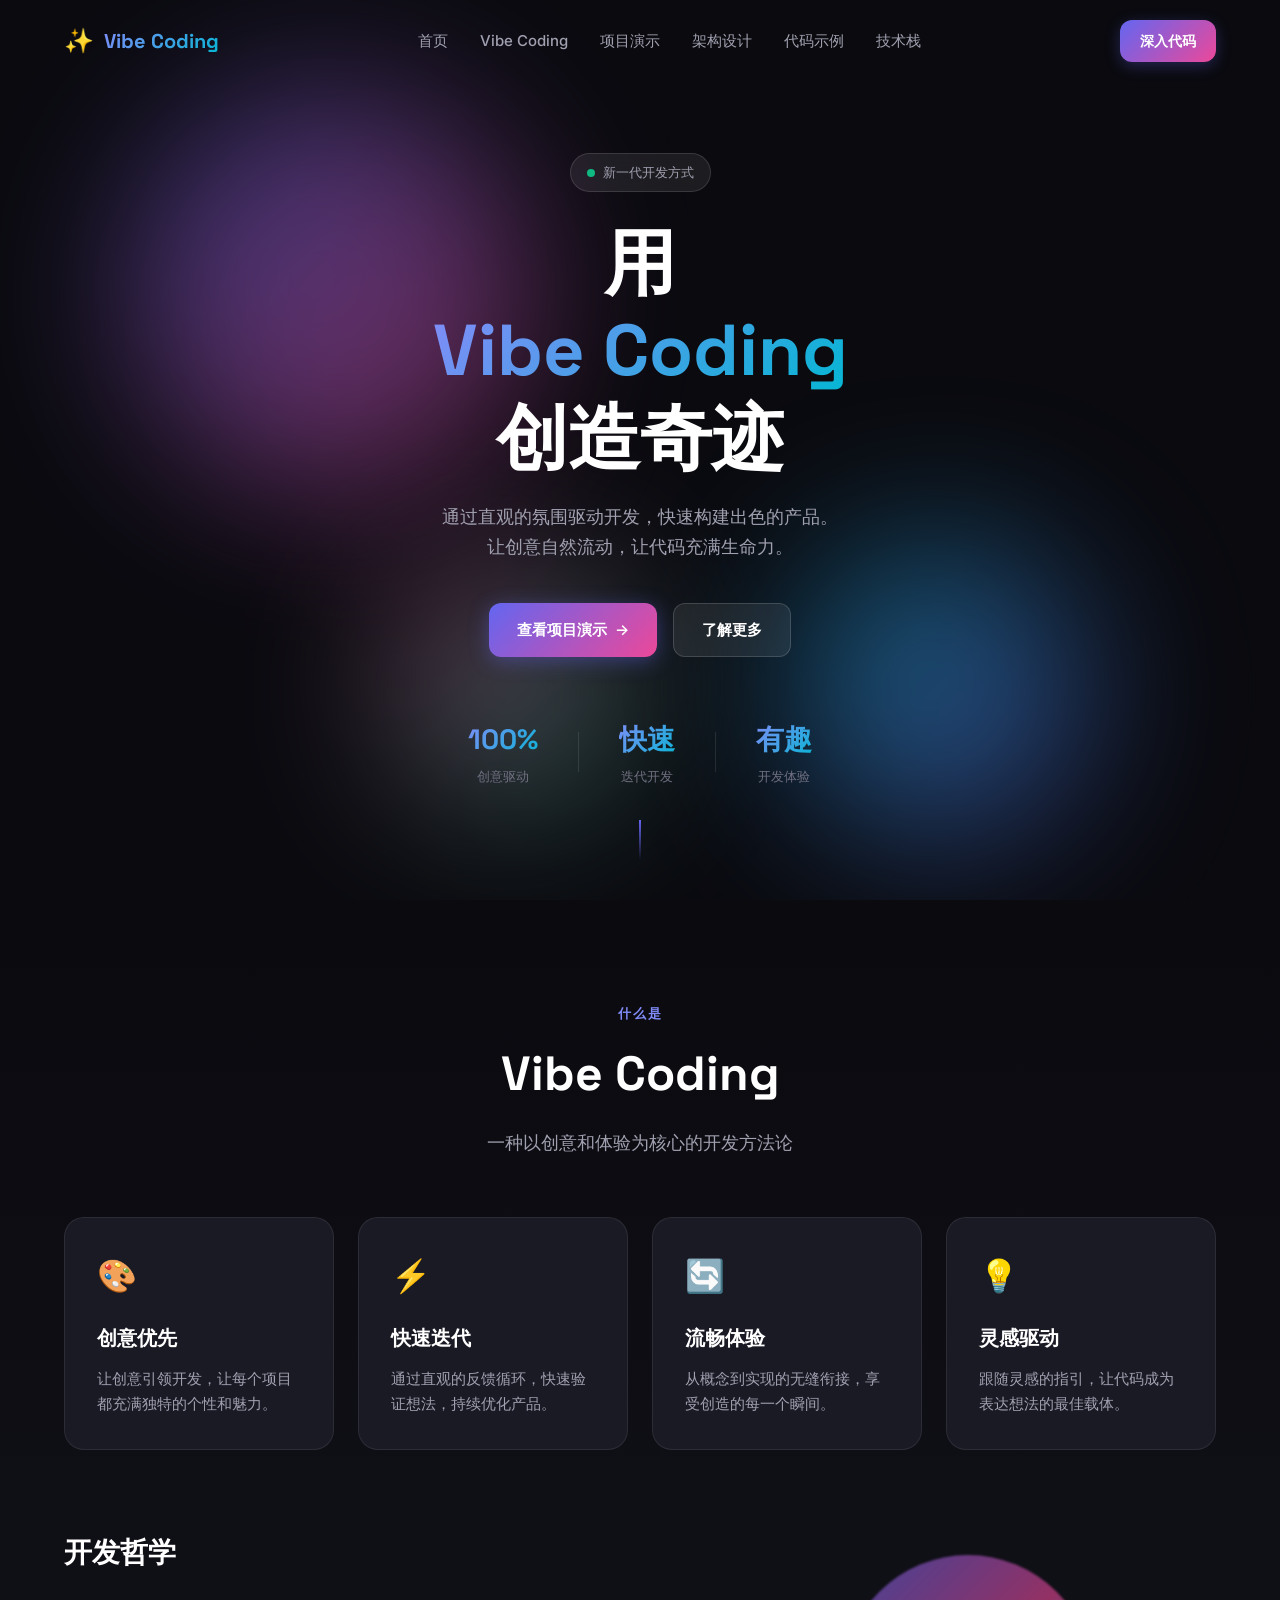
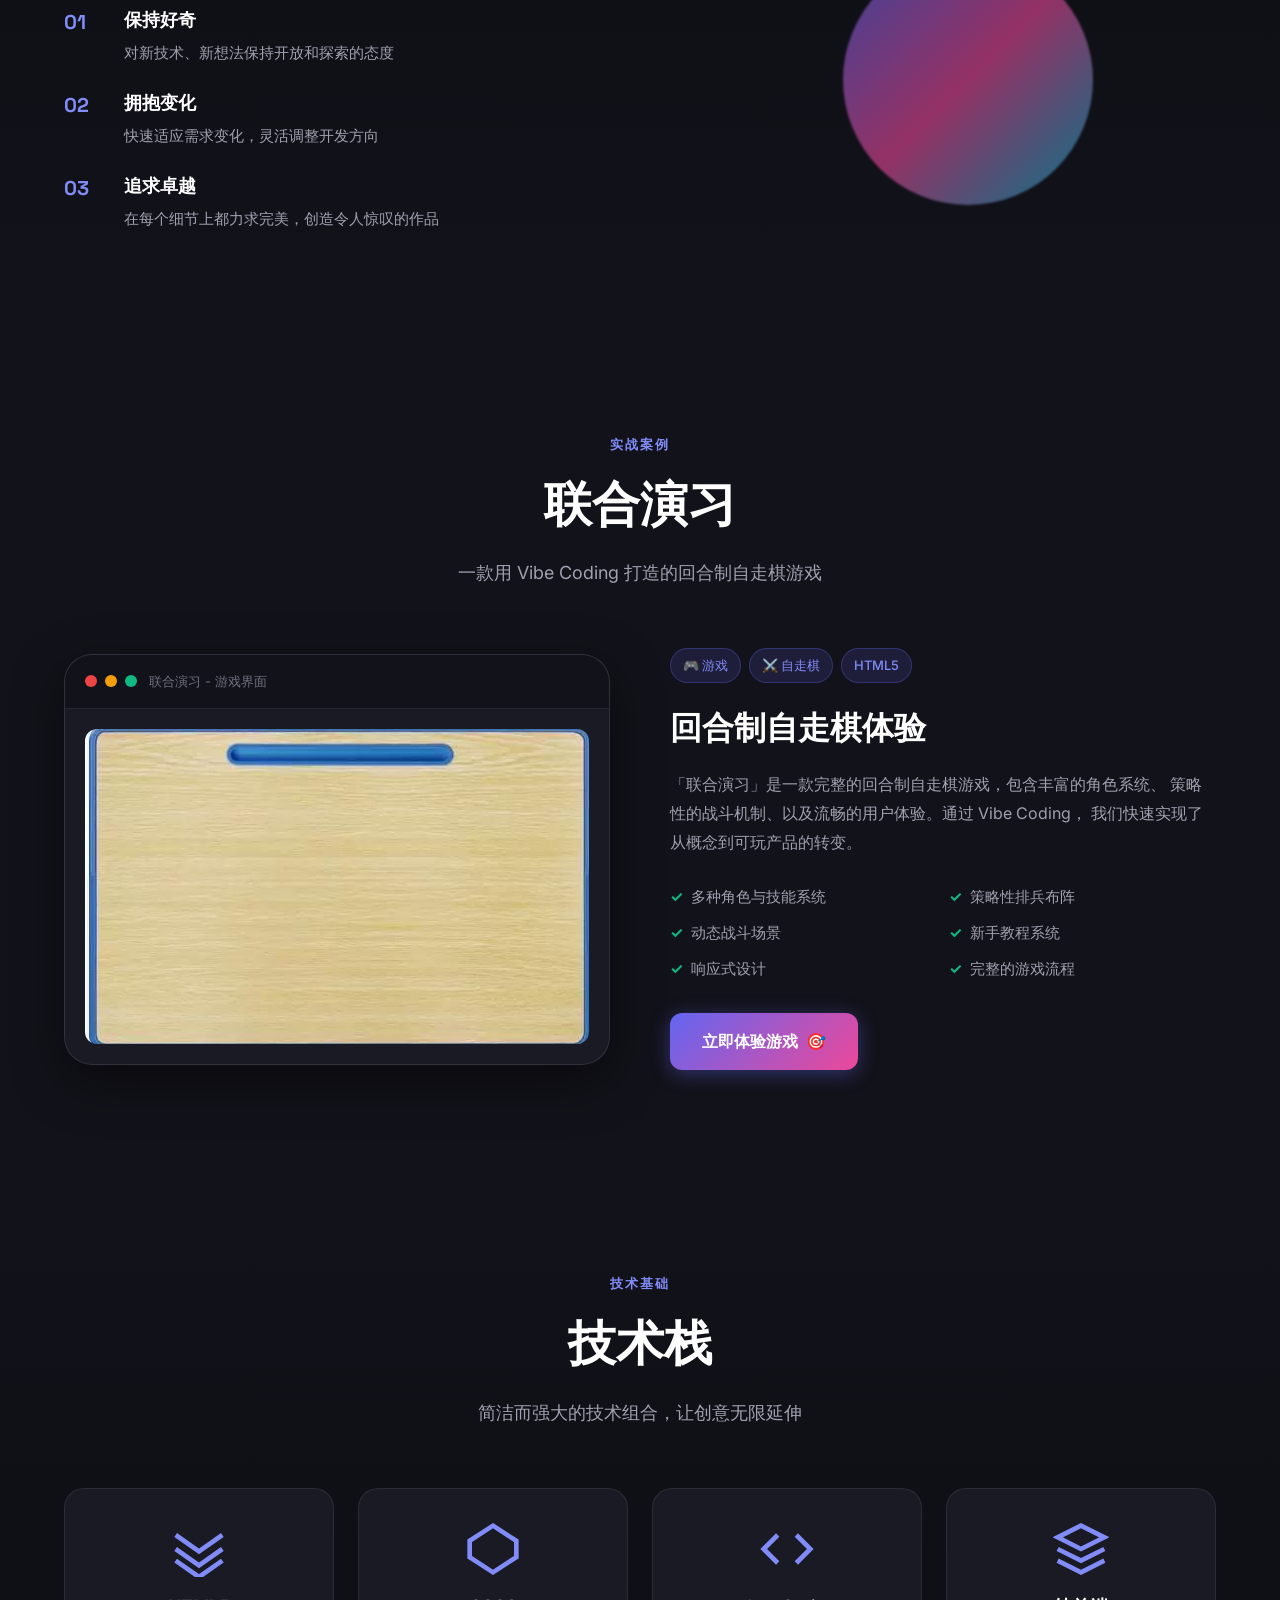
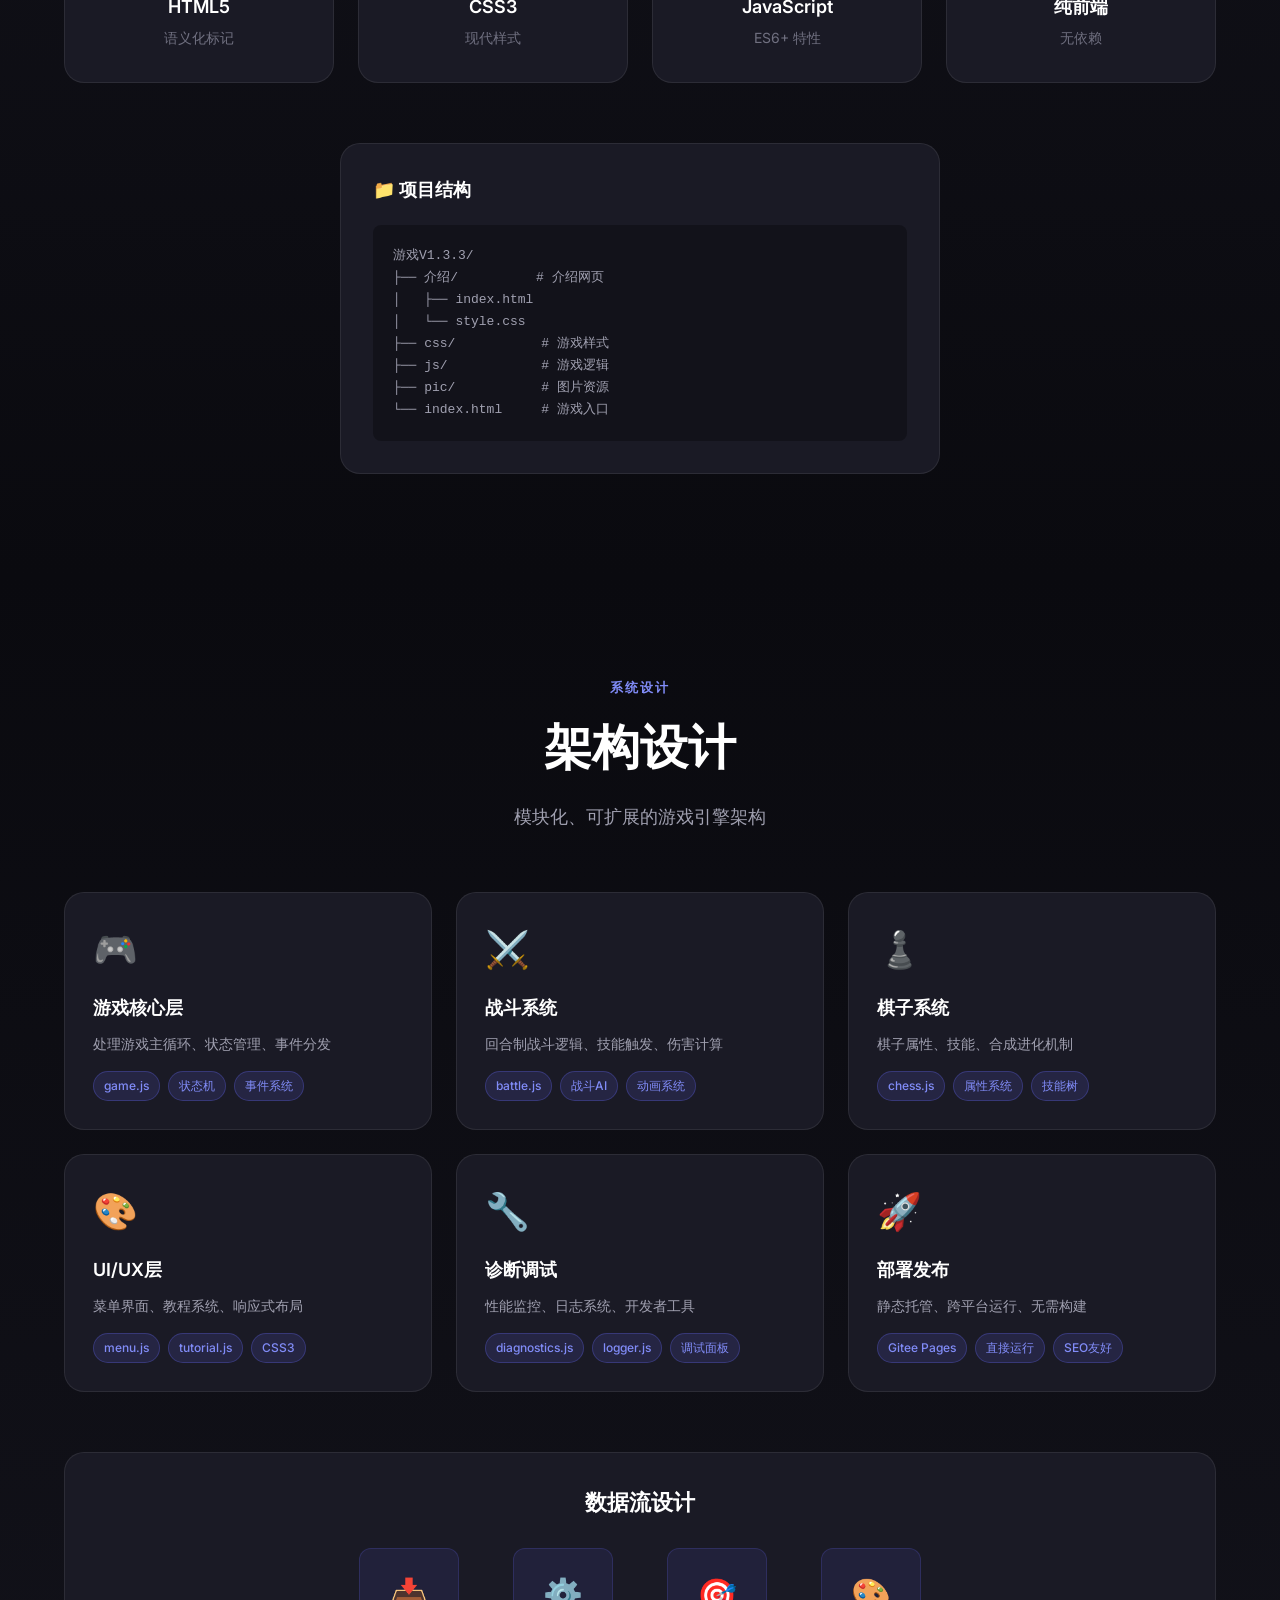
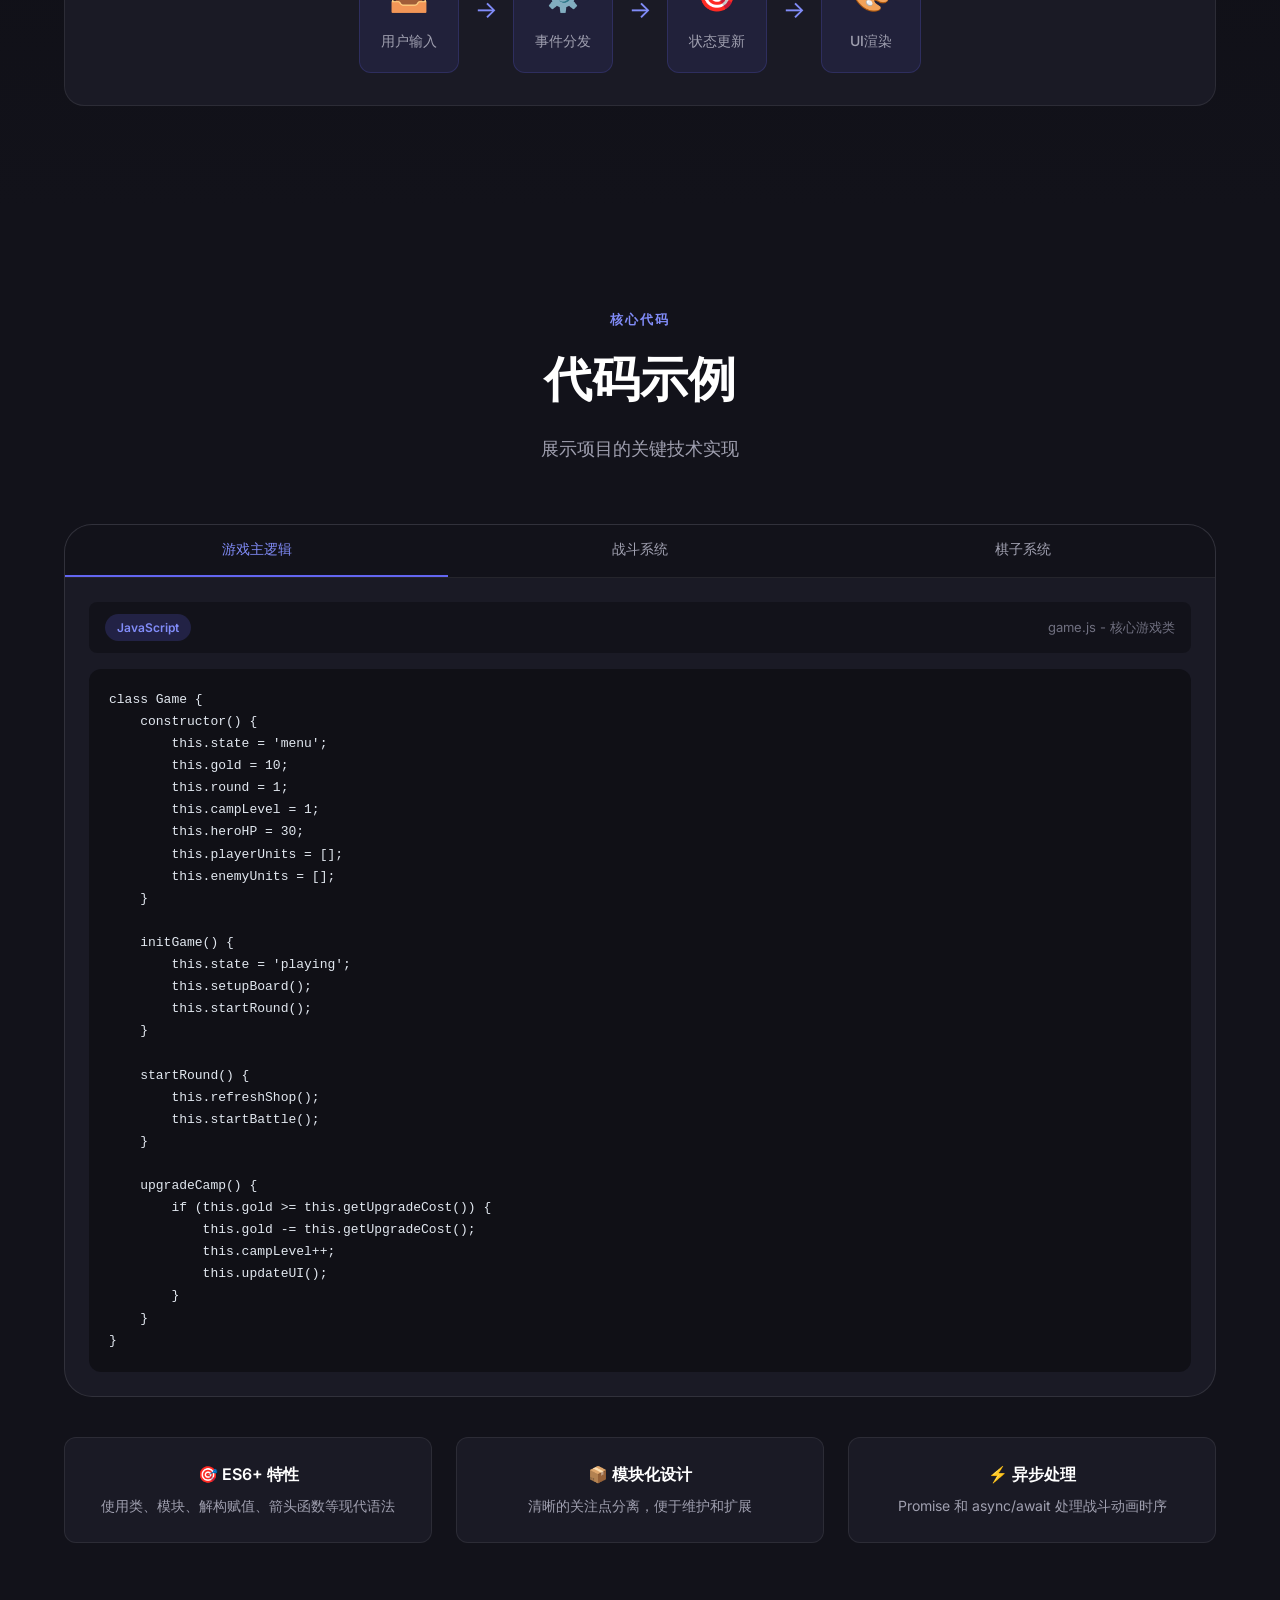
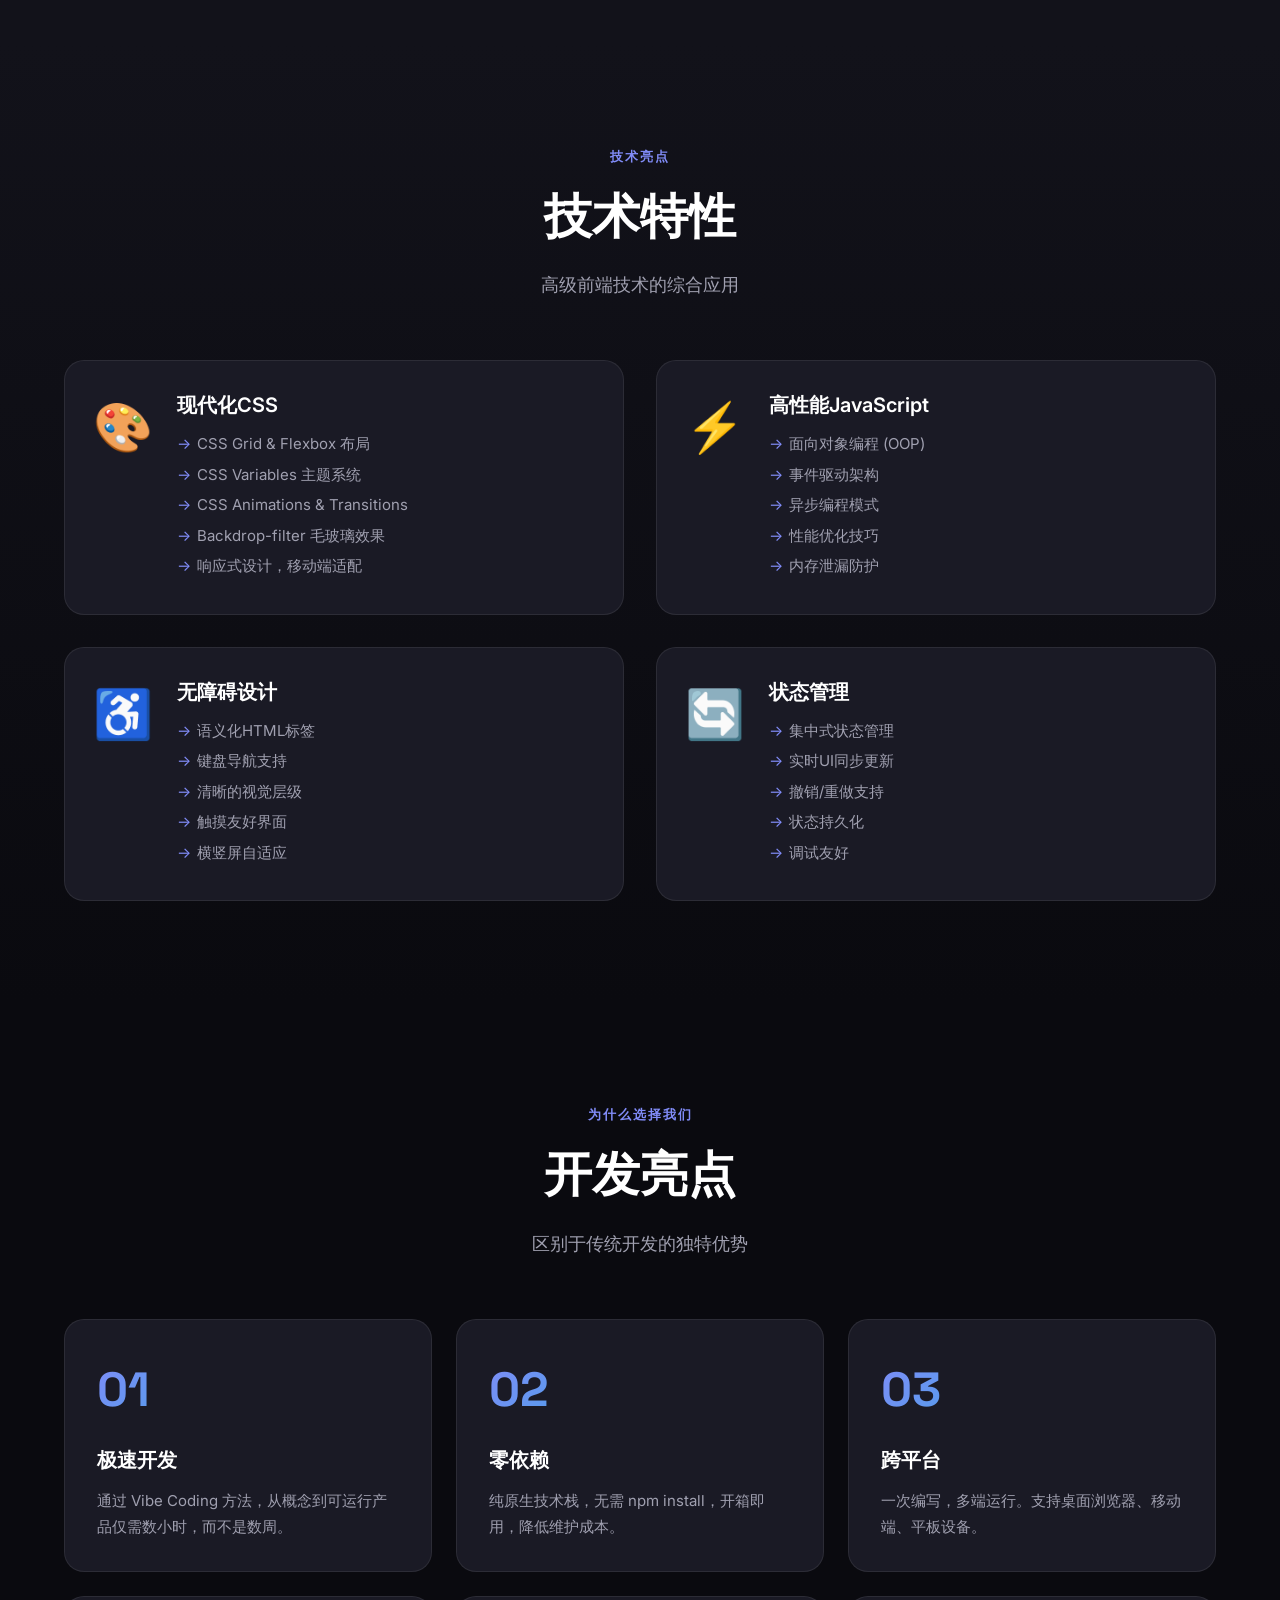
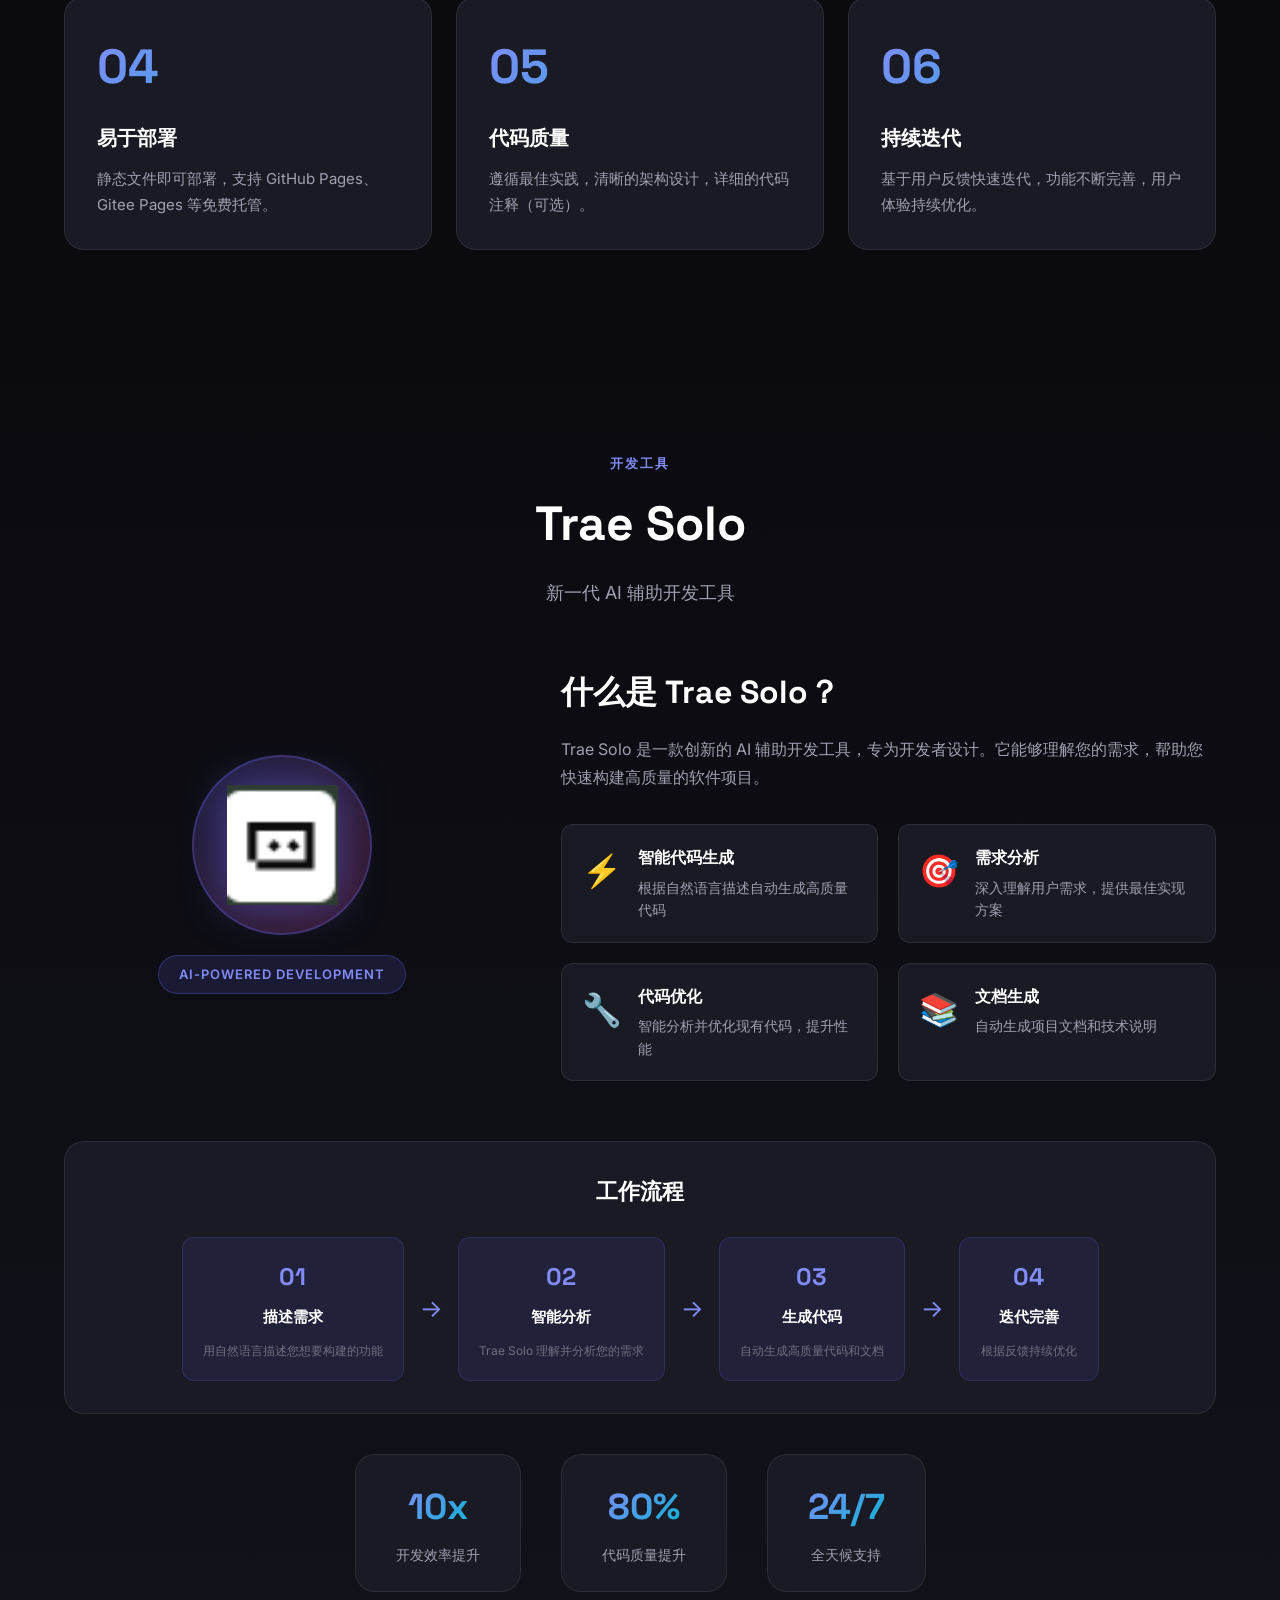
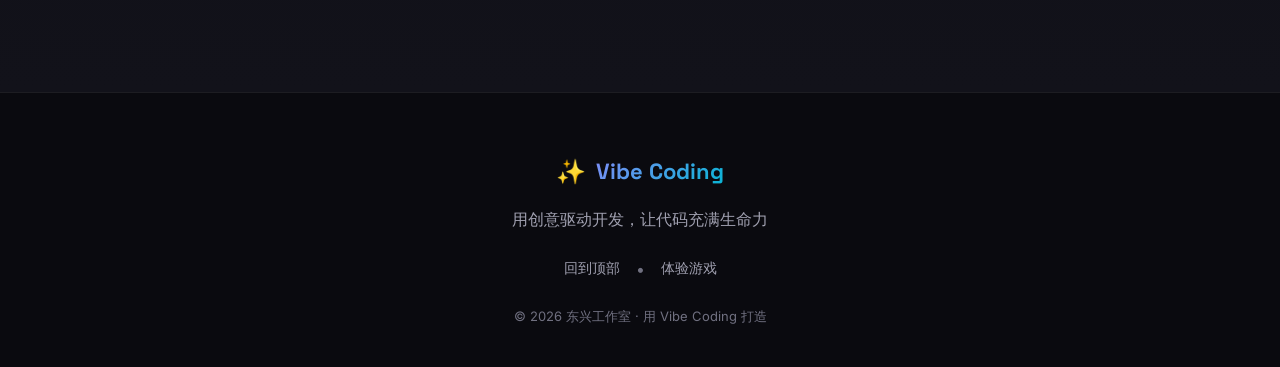
<file: landing-page/index.html>
<!DOCTYPE html>
<html lang="zh-CN">
<head>
    <meta charset="UTF-8">
    <meta name="viewport" content="width=device-width, initial-scale=1.0">
    <title>Vibe Coding - 联合演习演示</title>
    <link rel="stylesheet" href="style.css">
    <link href="https://fonts.googleapis.com/css2?family=Space+Grotesk:wght@300;400;500;600;700&family=Inter:wght@300;400;500;600;700&display=swap" rel="stylesheet">
</head>
<body>
    <!-- 导航栏 -->
    <nav class="navbar">
        <div class="nav-container">
            <div class="nav-brand">
                <span class="brand-icon">✨</span>
                <span class="brand-text">Vibe Coding</span>
            </div>
            <div class="nav-links">
                <a href="#hero" class="nav-link">首页</a>
                <a href="#vibe-coding" class="nav-link">Vibe Coding</a>
                <a href="#demo" class="nav-link">项目演示</a>
                <a href="#architecture" class="nav-link">架构设计</a>
                <a href="#code-examples" class="nav-link">代码示例</a>
                <a href="#tech-stack" class="nav-link">技术栈</a>
            </div>
            <div class="nav-toggle">
                <span></span>
                <span></span>
                <span></span>
            </div>
            <a href="code-viewer.html" class="nav-cta">深入代码</a>
        </div>
    </nav>

    <!-- Hero 区域 -->
    <section id="hero" class="hero">
        <div class="hero-background">
            <div class="gradient-orb orb-1"></div>
            <div class="gradient-orb orb-2"></div>
            <div class="gradient-orb orb-3"></div>
        </div>
        <div class="hero-content">
            <div class="hero-badge">
                <span class="badge-dot"></span>
                <span class="badge-text">新一代开发方式</span>
            </div>
            <h1 class="hero-title">
                <span class="title-line">用</span>
                <span class="title-gradient">Vibe Coding</span>
                <span class="title-line">创造奇迹</span>
            </h1>
            <p class="hero-description">
                通过直观的氛围驱动开发，快速构建出色的产品。<br>
                让创意自然流动，让代码充满生命力。
            </p>
            <div class="hero-actions">
                <a href="#demo" class="btn btn-primary">
                    <span class="btn-text">查看项目演示</span>
                    <span class="btn-icon">→</span>
                </a>
                <a href="#vibe-coding" class="btn btn-secondary">
                    <span class="btn-text">了解更多</span>
                </a>
            </div>
            <div class="hero-stats">
                <div class="stat-item">
                    <span class="stat-number">100%</span>
                    <span class="stat-label">创意驱动</span>
                </div>
                <div class="stat-divider"></div>
                <div class="stat-item">
                    <span class="stat-number">快速</span>
                    <span class="stat-label">迭代开发</span>
                </div>
                <div class="stat-divider"></div>
                <div class="stat-item">
                    <span class="stat-number">有趣</span>
                    <span class="stat-label">开发体验</span>
                </div>
            </div>
        </div>
        <div class="scroll-indicator">
            <div class="scroll-line"></div>
        </div>
    </section>

    <!-- Vibe Coding 介绍 -->
    <section id="vibe-coding" class="vibe-coding">
        <div class="container">
            <div class="section-header">
                <span class="section-label">什么是</span>
                <h2 class="section-title">Vibe Coding</h2>
                <p class="section-description">
                    一种以创意和体验为核心的开发方法论
                </p>
            </div>
            
            <div class="features-grid">
                <div class="feature-card">
                    <div class="feature-icon">🎨</div>
                    <h3 class="feature-title">创意优先</h3>
                    <p class="feature-description">
                        让创意引领开发，让每个项目都充满独特的个性和魅力。
                    </p>
                </div>
                <div class="feature-card">
                    <div class="feature-icon">⚡</div>
                    <h3 class="feature-title">快速迭代</h3>
                    <p class="feature-description">
                        通过直观的反馈循环，快速验证想法，持续优化产品。
                    </p>
                </div>
                <div class="feature-card">
                    <div class="feature-icon">🔄</div>
                    <h3 class="feature-title">流畅体验</h3>
                    <p class="feature-description">
                        从概念到实现的无缝衔接，享受创造的每一个瞬间。
                    </p>
                </div>
                <div class="feature-card">
                    <div class="feature-icon">💡</div>
                    <h3 class="feature-title">灵感驱动</h3>
                    <p class="feature-description">
                        跟随灵感的指引，让代码成为表达想法的最佳载体。
                    </p>
                </div>
            </div>

            <div class="philosophy-section">
                <div class="philosophy-content">
                    <h3 class="philosophy-title">开发哲学</h3>
                    <div class="philosophy-points">
                        <div class="philosophy-point">
                            <span class="point-number">01</span>
                            <div class="point-content">
                                <h4>保持好奇</h4>
                                <p>对新技术、新想法保持开放和探索的态度</p>
                            </div>
                        </div>
                        <div class="philosophy-point">
                            <span class="point-number">02</span>
                            <div class="point-content">
                                <h4>拥抱变化</h4>
                                <p>快速适应需求变化，灵活调整开发方向</p>
                            </div>
                        </div>
                        <div class="philosophy-point">
                            <span class="point-number">03</span>
                            <div class="point-content">
                                <h4>追求卓越</h4>
                                <p>在每个细节上都力求完美，创造令人惊叹的作品</p>
                            </div>
                        </div>
                    </div>
                </div>
                <div class="philosophy-visual">
                    <div class="visual-circle"></div>
                </div>
            </div>
        </div>
    </section>

    <!-- 项目演示 -->
    <section id="demo" class="demo-section">
        <div class="container">
            <div class="section-header">
                <span class="section-label">实战案例</span>
                <h2 class="section-title">联合演习</h2>
                <p class="section-description">
                    一款用 Vibe Coding 打造的回合制自走棋游戏
                </p>
            </div>

            <div class="demo-showcase">
                <div class="demo-visual">
                    <div class="demo-mockup">
                        <div class="mockup-header">
                            <div class="mockup-dots">
                                <span class="dot red"></span>
                                <span class="dot yellow"></span>
                                <span class="dot green"></span>
                            </div>
                            <span class="mockup-title">联合演习 - 游戏界面</span>
                        </div>
                        <div class="mockup-content">
                            <div class="game-preview">
                                <img src="../pic/1.jpeg" alt="游戏截图" class="preview-image">
                                <div class="preview-overlay">
                                    <a href="../index.html" class="preview-play">
                                        <span class="play-icon">▶</span>
                                        <span class="play-text">开始游戏</span>
                                    </a>
                                </div>
                            </div>
                        </div>
                    </div>
                </div>

                <div class="demo-details">
                    <div class="demo-badges">
                        <span class="badge">🎮 游戏</span>
                        <span class="badge">⚔️ 自走棋</span>
                        <span class="badge">HTML5</span>
                    </div>
                    
                    <h3 class="demo-title">回合制自走棋体验</h3>
                    <p class="demo-description">
                        「联合演习」是一款完整的回合制自走棋游戏，包含丰富的角色系统、
                        策略性的战斗机制、以及流畅的用户体验。通过 Vibe Coding，
                        我们快速实现了从概念到可玩产品的转变。
                    </p>

                    <div class="demo-features">
                        <div class="demo-feature">
                            <span class="feature-check">✓</span>
                            <span>多种角色与技能系统</span>
                        </div>
                        <div class="demo-feature">
                            <span class="feature-check">✓</span>
                            <span>策略性排兵布阵</span>
                        </div>
                        <div class="demo-feature">
                            <span class="feature-check">✓</span>
                            <span>动态战斗场景</span>
                        </div>
                        <div class="demo-feature">
                            <span class="feature-check">✓</span>
                            <span>新手教程系统</span>
                        </div>
                        <div class="demo-feature">
                            <span class="feature-check">✓</span>
                            <span>响应式设计</span>
                        </div>
                        <div class="demo-feature">
                            <span class="feature-check">✓</span>
                            <span>完整的游戏流程</span>
                        </div>
                    </div>

                    <div class="demo-actions">
                        <a href="../index.html" class="btn btn-primary btn-large">
                            <span class="btn-text">立即体验游戏</span>
                            <span class="btn-icon">🎯</span>
                        </a>
                    </div>
                </div>
            </div>
        </div>
    </section>

    <!-- 技术栈 -->
    <section id="tech-stack" class="tech-stack">
        <div class="container">
            <div class="section-header">
                <span class="section-label">技术基础</span>
                <h2 class="section-title">技术栈</h2>
                <p class="section-description">
                    简洁而强大的技术组合，让创意无限延伸
                </p>
            </div>

            <div class="tech-grid">
                <div class="tech-item">
                    <div class="tech-icon">
                        <svg viewBox="0 0 24 24" fill="none" stroke="currentColor" stroke-width="2">
                            <polyline points="22,6 12,13 2,6"></polyline>
                            <polyline points="2,17 12,24 22,17"></polyline>
                            <polyline points="2,12 12,19 22,12"></polyline>
                        </svg>
                    </div>
                    <h4 class="tech-name">HTML5</h4>
                    <p class="tech-desc">语义化标记</p>
                </div>
                <div class="tech-item">
                    <div class="tech-icon">
                        <svg viewBox="0 0 24 24" fill="none" stroke="currentColor" stroke-width="2">
                            <polygon points="12,2 22,8.5 22,15.5 12,22 2,15.5 2,8.5 12,2"></polygon>
                        </svg>
                    </div>
                    <h4 class="tech-name">CSS3</h4>
                    <p class="tech-desc">现代样式</p>
                </div>
                <div class="tech-item">
                    <div class="tech-icon">
                        <svg viewBox="0 0 24 24" fill="none" stroke="currentColor" stroke-width="2">
                            <polyline points="16,18 22,12 16,6"></polyline>
                            <polyline points="8,6 2,12 8,18"></polyline>
                        </svg>
                    </div>
                    <h4 class="tech-name">JavaScript</h4>
                    <p class="tech-desc">ES6+ 特性</p>
                </div>
                <div class="tech-item">
                    <div class="tech-icon">
                        <svg viewBox="0 0 24 24" fill="none" stroke="currentColor" stroke-width="2">
                            <path d="M12 2L2 7l10 5 10-5-10-5z"></path>
                            <path d="M2 17l10 5 10-5"></path>
                            <path d="M2 12l10 5 10-5"></path>
                        </svg>
                    </div>
                    <h4 class="tech-name">纯前端</h4>
                    <p class="tech-desc">无依赖</p>
                </div>
            </div>

            <div class="architecture-info">
                <div class="info-card">
                    <h4>📁 项目结构</h4>
                    <pre><code>游戏V1.3.3/
├── 介绍/          # 介绍网页
│   ├── index.html
│   └── style.css
├── css/           # 游戏样式
├── js/            # 游戏逻辑
├── pic/           # 图片资源
└── index.html     # 游戏入口</code></pre>
                </div>
            </div>
        </div>
    </section>

    <!-- 架构设计 -->
    <section id="architecture" class="architecture-section">
        <div class="container">
            <div class="section-header">
                <span class="section-label">系统设计</span>
                <h2 class="section-title">架构设计</h2>
                <p class="section-description">
                    模块化、可扩展的游戏引擎架构
                </p>
            </div>

            <div class="architecture-grid">
                <div class="architecture-card">
                    <div class="arch-icon">🎮</div>
                    <h3>游戏核心层</h3>
                    <p>处理游戏主循环、状态管理、事件分发</p>
                    <div class="arch-modules">
                        <span class="module-tag">game.js</span>
                        <span class="module-tag">状态机</span>
                        <span class="module-tag">事件系统</span>
                    </div>
                </div>

                <div class="architecture-card">
                    <div class="arch-icon">⚔️</div>
                    <h3>战斗系统</h3>
                    <p>回合制战斗逻辑、技能触发、伤害计算</p>
                    <div class="arch-modules">
                        <span class="module-tag">battle.js</span>
                        <span class="module-tag">战斗AI</span>
                        <span class="module-tag">动画系统</span>
                    </div>
                </div>

                <div class="architecture-card">
                    <div class="arch-icon">♟️</div>
                    <h3>棋子系统</h3>
                    <p>棋子属性、技能、合成进化机制</p>
                    <div class="arch-modules">
                        <span class="module-tag">chess.js</span>
                        <span class="module-tag">属性系统</span>
                        <span class="module-tag">技能树</span>
                    </div>
                </div>

                <div class="architecture-card">
                    <div class="arch-icon">🎨</div>
                    <h3>UI/UX层</h3>
                    <p>菜单界面、教程系统、响应式布局</p>
                    <div class="arch-modules">
                        <span class="module-tag">menu.js</span>
                        <span class="module-tag">tutorial.js</span>
                        <span class="module-tag">CSS3</span>
                    </div>
                </div>

                <div class="architecture-card">
                    <div class="arch-icon">🔧</div>
                    <h3>诊断调试</h3>
                    <p>性能监控、日志系统、开发者工具</p>
                    <div class="arch-modules">
                        <span class="module-tag">diagnostics.js</span>
                        <span class="module-tag">logger.js</span>
                        <span class="module-tag">调试面板</span>
                    </div>
                </div>

                <div class="architecture-card">
                    <div class="arch-icon">🚀</div>
                    <h3>部署发布</h3>
                    <p>静态托管、跨平台运行、无需构建</p>
                    <div class="arch-modules">
                        <span class="module-tag">Gitee Pages</span>
                        <span class="module-tag">直接运行</span>
                        <span class="module-tag">SEO友好</span>
                    </div>
                </div>
            </div>

            <div class="architecture-flow">
                <h3>数据流设计</h3>
                <div class="flow-diagram">
                    <div class="flow-step">
                        <span class="step-icon">📥</span>
                        <span class="step-name">用户输入</span>
                    </div>
                    <div class="flow-arrow">→</div>
                    <div class="flow-step">
                        <span class="step-icon">⚙️</span>
                        <span class="step-name">事件分发</span>
                    </div>
                    <div class="flow-arrow">→</div>
                    <div class="flow-step">
                        <span class="step-icon">🎯</span>
                        <span class="step-name">状态更新</span>
                    </div>
                    <div class="flow-arrow">→</div>
                    <div class="flow-step">
                        <span class="step-icon">🎨</span>
                        <span class="step-name">UI渲染</span>
                    </div>
                </div>
            </div>
        </div>
    </section>

    <!-- 代码示例 -->
    <section id="code-examples" class="code-section">
        <div class="container">
            <div class="section-header">
                <span class="section-label">核心代码</span>
                <h2 class="section-title">代码示例</h2>
                <p class="section-description">
                    展示项目的关键技术实现
                </p>
            </div>

            <div class="code-showcase">
                <div class="code-tabs">
                    <button class="code-tab active" data-tab="game-logic">游戏主逻辑</button>
                    <button class="code-tab" data-tab="battle-system">战斗系统</button>
                    <button class="code-tab" data-tab="chess-system">棋子系统</button>
                </div>

                <div class="code-panels">
                    <div class="code-panel active" id="game-logic">
                        <div class="code-header">
                            <span class="code-lang">JavaScript</span>
                            <span class="code-file">game.js - 核心游戏类</span>
                        </div>
                        <pre><code>class Game {
    constructor() {
        this.state = 'menu';
        this.gold = 10;
        this.round = 1;
        this.campLevel = 1;
        this.heroHP = 30;
        this.playerUnits = [];
        this.enemyUnits = [];
    }

    initGame() {
        this.state = 'playing';
        this.setupBoard();
        this.startRound();
    }

    startRound() {
        this.refreshShop();
        this.startBattle();
    }

    upgradeCamp() {
        if (this.gold >= this.getUpgradeCost()) {
            this.gold -= this.getUpgradeCost();
            this.campLevel++;
            this.updateUI();
        }
    }
}</code></pre>
                    </div>

                    <div class="code-panel" id="battle-system">
                        <div class="code-header">
                            <span class="code-lang">JavaScript</span>
                            <span class="code-file">battle.js - 回合制战斗</span>
                        </div>
                        <pre><code>class BattleSystem {
    constructor(game) {
        this.game = game;
        this.battleSpeed = 1;
    }

    async executeRound() {
        const allUnits = [...this.game.playerUnits, 
                         ...this.game.enemyUnits];
        
        for (const unit of allUnits) {
            if (unit.isAlive()) {
                await this.processUnitTurn(unit);
                await this.delay(500 / this.battleSpeed);
            }
        }
        
        this.checkBattleEnd();
    }

    processUnitTurn(unit) {
        const target = this.findTarget(unit);
        if (target) {
            const damage = this.calculateDamage(unit, target);
            target.takeDamage(damage);
            this.showDamageEffect(unit, target, damage);
        }
    }
}</code></pre>
                    </div>

                    <div class="code-panel" id="chess-system">
                        <div class="code-header">
                            <span class="code-lang">JavaScript</span>
                            <span class="code-file">chess.js - 棋子与技能</span>
                        </div>
                        <pre><code>class ChessUnit {
    constructor(config) {
        this.id = config.id;
        this.name = config.name;
        this.hp = config.hp;
        this.maxHp = config.maxHp;
        this.atk = config.atk;
        this.stars = config.stars || 1;
        this.skill = new Skill(config.skillConfig);
    }

    takeDamage(amount) {
        this.hp = Math.max(0, this.hp - amount);
        if (this.hp <= 0) {
            this.onDeath();
        }
    }

    useSkill(targets) {
        return this.skill.execute(this, targets);
    }

    canMerge(other) {
        return this.name === other.name && 
               this.stars === other.stars;
    }
}</code></pre>
                    </div>
                </div>
            </div>

            <div class="code-features">
                <div class="code-feature">
                    <h4>🎯 ES6+ 特性</h4>
                    <p>使用类、模块、解构赋值、箭头函数等现代语法</p>
                </div>
                <div class="code-feature">
                    <h4>📦 模块化设计</h4>
                    <p>清晰的关注点分离，便于维护和扩展</p>
                </div>
                <div class="code-feature">
                    <h4>⚡ 异步处理</h4>
                    <p>Promise 和 async/await 处理战斗动画时序</p>
                </div>
            </div>
        </div>
    </section>

    <!-- 技术特性 -->
    <section id="tech-features" class="tech-features-section">
        <div class="container">
            <div class="section-header">
                <span class="section-label">技术亮点</span>
                <h2 class="section-title">技术特性</h2>
                <p class="section-description">
                    高级前端技术的综合应用
                </p>
            </div>

            <div class="features-showcase">
                <div class="feature-detail">
                    <div class="feature-icon-large">🎨</div>
                    <div class="feature-content">
                        <h3>现代化CSS</h3>
                        <ul>
                            <li>CSS Grid & Flexbox 布局</li>
                            <li>CSS Variables 主题系统</li>
                            <li>CSS Animations & Transitions</li>
                            <li>Backdrop-filter 毛玻璃效果</li>
                            <li>响应式设计，移动端适配</li>
                        </ul>
                    </div>
                </div>

                <div class="feature-detail">
                    <div class="feature-icon-large">⚡</div>
                    <div class="feature-content">
                        <h3>高性能JavaScript</h3>
                        <ul>
                            <li>面向对象编程 (OOP)</li>
                            <li>事件驱动架构</li>
                            <li>异步编程模式</li>
                            <li>性能优化技巧</li>
                            <li>内存泄漏防护</li>
                        </ul>
                    </div>
                </div>

                <div class="feature-detail">
                    <div class="feature-icon-large">♿</div>
                    <div class="feature-content">
                        <h3>无障碍设计</h3>
                        <ul>
                            <li>语义化HTML标签</li>
                            <li>键盘导航支持</li>
                            <li>清晰的视觉层级</li>
                            <li>触摸友好界面</li>
                            <li>横竖屏自适应</li>
                        </ul>
                    </div>
                </div>

                <div class="feature-detail">
                    <div class="feature-icon-large">🔄</div>
                    <div class="feature-content">
                        <h3>状态管理</h3>
                        <ul>
                            <li>集中式状态管理</li>
                            <li>实时UI同步更新</li>
                            <li>撤销/重做支持</li>
                            <li>状态持久化</li>
                            <li>调试友好</li>
                        </ul>
                    </div>
                </div>
            </div>
        </div>
    </section>

    <!-- 开发亮点 -->
    <section id="highlights" class="highlights-section">
        <div class="container">
            <div class="section-header">
                <span class="section-label">为什么选择我们</span>
                <h2 class="section-title">开发亮点</h2>
                <p class="section-description">
                    区别于传统开发的独特优势
                </p>
            </div>

            <div class="highlights-grid">
                <div class="highlight-card">
                    <span class="highlight-number">01</span>
                    <h3>极速开发</h3>
                    <p>通过 Vibe Coding 方法，从概念到可运行产品仅需数小时，而不是数周。</p>
                </div>
                <div class="highlight-card">
                    <span class="highlight-number">02</span>
                    <h3>零依赖</h3>
                    <p>纯原生技术栈，无需 npm install，开箱即用，降低维护成本。</p>
                </div>
                <div class="highlight-card">
                    <span class="highlight-number">03</span>
                    <h3>跨平台</h3>
                    <p>一次编写，多端运行。支持桌面浏览器、移动端、平板设备。</p>
                </div>
                <div class="highlight-card">
                    <span class="highlight-number">04</span>
                    <h3>易于部署</h3>
                    <p>静态文件即可部署，支持 GitHub Pages、Gitee Pages 等免费托管。</p>
                </div>
                <div class="highlight-card">
                    <span class="highlight-number">05</span>
                    <h3>代码质量</h3>
                    <p>遵循最佳实践，清晰的架构设计，详细的代码注释（可选）。</p>
                </div>
                <div class="highlight-card">
                    <span class="highlight-number">06</span>
                    <h3>持续迭代</h3>
                    <p>基于用户反馈快速迭代，功能不断完善，用户体验持续优化。</p>
                </div>
            </div>
        </div>
    </section>

    <!-- Trae Solo 介绍 -->
    <section id="trae-solo" class="trae-solo-section">
        <div class="container">
            <div class="section-header">
                <span class="section-label">开发工具</span>
                <h2 class="section-title">Trae Solo</h2>
                <p class="section-description">
                    新一代 AI 辅助开发工具
                </p>
            </div>

            <div class="trae-showcase">
                <div class="trae-visual">
                    <div class="trae-icon-box">
                        <img src="../pic/trae solo.png" alt="Trae Solo" class="trae-icon-img">
                    </div>
                    <div class="trae-badge">AI-Powered Development</div>
                </div>

                <div class="trae-content">
                    <h3>什么是 Trae Solo？</h3>
                    <p class="trae-description">
                        Trae Solo 是一款创新的 AI 辅助开发工具，专为开发者设计。它能够理解您的需求，帮助您快速构建高质量的软件项目。
                    </p>

                    <div class="trae-features">
                        <div class="trae-feature">
                            <span class="feature-icon">⚡</span>
                            <div class="feature-info">
                                <h4>智能代码生成</h4>
                                <p>根据自然语言描述自动生成高质量代码</p>
                            </div>
                        </div>
                        <div class="trae-feature">
                            <span class="feature-icon">🎯</span>
                            <div class="feature-info">
                                <h4>需求分析</h4>
                                <p>深入理解用户需求，提供最佳实现方案</p>
                            </div>
                        </div>
                        <div class="trae-feature">
                            <span class="feature-icon">🔧</span>
                            <div class="feature-info">
                                <h4>代码优化</h4>
                                <p>智能分析并优化现有代码，提升性能</p>
                            </div>
                        </div>
                        <div class="trae-feature">
                            <span class="feature-icon">📚</span>
                            <div class="feature-info">
                                <h4>文档生成</h4>
                                <p>自动生成项目文档和技术说明</p>
                            </div>
                        </div>
                    </div>
                </div>
            </div>

            <div class="trae-workflow">
                <h3>工作流程</h3>
                <div class="workflow-steps">
                    <div class="workflow-step">
                        <span class="step-number">01</span>
                        <span class="step-title">描述需求</span>
                        <p class="step-desc">用自然语言描述您想要构建的功能</p>
                    </div>
                    <div class="workflow-arrow">→</div>
                    <div class="workflow-step">
                        <span class="step-number">02</span>
                        <span class="step-title">智能分析</span>
                        <p class="step-desc">Trae Solo 理解并分析您的需求</p>
                    </div>
                    <div class="workflow-arrow">→</div>
                    <div class="workflow-step">
                        <span class="step-number">03</span>
                        <span class="step-title">生成代码</span>
                        <p class="step-desc">自动生成高质量代码和文档</p>
                    </div>
                    <div class="workflow-arrow">→</div>
                    <div class="workflow-step">
                        <span class="step-number">04</span>
                        <span class="step-title">迭代完善</span>
                        <p class="step-desc">根据反馈持续优化</p>
                    </div>
                </div>
            </div>

            <div class="trae-benefits">
                <div class="benefit-card">
                    <span class="benefit-number">10x</span>
                    <span class="benefit-label">开发效率提升</span>
                </div>
                <div class="benefit-card">
                    <span class="benefit-number">80%</span>
                    <span class="benefit-label">代码质量提升</span>
                </div>
                <div class="benefit-card">
                    <span class="benefit-number">24/7</span>
                    <span class="benefit-label">全天候支持</span>
                </div>
            </div>
        </div>
    </section>

    <!-- Footer -->
    <footer class="footer">
        <div class="container">
            <div class="footer-content">
                <div class="footer-brand">
                    <span class="brand-icon">✨</span>
                    <span class="brand-text">Vibe Coding</span>
                </div>
                <p class="footer-text">
                    用创意驱动开发，让代码充满生命力
                </p>
                <div class="footer-links">
                    <a href="#hero" class="footer-link">回到顶部</a>
                    <span class="footer-divider">•</span>
                    <a href="../index.html" class="footer-link">体验游戏</a>
                </div>
                <p class="footer-copyright">
                    © 2026 东兴工作室 · 用 Vibe Coding 打造
                </p>
            </div>
        </div>
    </footer>

    <script>
        // 汉堡菜单切换
        const navToggle = document.querySelector('.nav-toggle');
        const navLinks = document.querySelector('.nav-links');
        
        if (navToggle && navLinks) {
            navToggle.addEventListener('click', () => {
                navToggle.classList.toggle('active');
                navLinks.classList.toggle('active');
            });
            
            // 点击导航链接后关闭菜单
            document.querySelectorAll('.nav-link').forEach(link => {
                link.addEventListener('click', () => {
                    navToggle.classList.remove('active');
                    navLinks.classList.remove('active');
                });
            });
        }
        
        // 平滑滚动
        document.querySelectorAll('a[href^="#"]').forEach(anchor => {
            anchor.addEventListener('click', function (e) {
                e.preventDefault();
                const target = document.querySelector(this.getAttribute('href'));
                if (target) {
                    target.scrollIntoView({
                        behavior: 'smooth',
                        block: 'start'
                    });
                }
            });
        });
        
        // 导航栏滚动效果
        const navbar = document.querySelector('.navbar');
        let lastScroll = 0;
        
        window.addEventListener('scroll', () => {
            const currentScroll = window.pageYOffset;
            
            if (currentScroll > 100) {
                navbar.classList.add('scrolled');
            } else {
                navbar.classList.remove('scrolled');
            }
            
            lastScroll = currentScroll;
        });
        
        // 元素淡入动画
        const observerOptions = {
            threshold: 0.1,
            rootMargin: '0px 0px -50px 0px'
        };
        
        const observer = new IntersectionObserver((entries) => {
            entries.forEach(entry => {
                if (entry.isIntersecting) {
                    entry.target.classList.add('visible');
                }
            });
        }, observerOptions);
        
        document.querySelectorAll('.feature-card, .demo-showcase, .tech-item').forEach(el => {
            el.classList.add('fade-in');
            observer.observe(el);
        });
        
        document.querySelectorAll('.architecture-card, .code-showcase, .code-feature, .feature-detail, .highlight-card').forEach(el => {
            el.classList.add('fade-in');
            observer.observe(el);
        });
        
        // 代码Tab切换
        const codeTabs = document.querySelectorAll('.code-tab');
        const codePanels = document.querySelectorAll('.code-panel');
        
        codeTabs.forEach(tab => {
            tab.addEventListener('click', () => {
                const targetTab = tab.dataset.tab;
                
                codeTabs.forEach(t => t.classList.remove('active'));
                codePanels.forEach(p => p.classList.remove('active'));
                
                tab.classList.add('active');
                document.getElementById(targetTab).classList.add('active');
            });
        });
        
        // 响应式处理：窗口大小改变时关闭菜单
        window.addEventListener('resize', () => {
            if (window.innerWidth > 968) {
                navToggle.classList.remove('active');
                navLinks.classList.remove('active');
            }
        });
    </script>
</body>
</html>
</file>
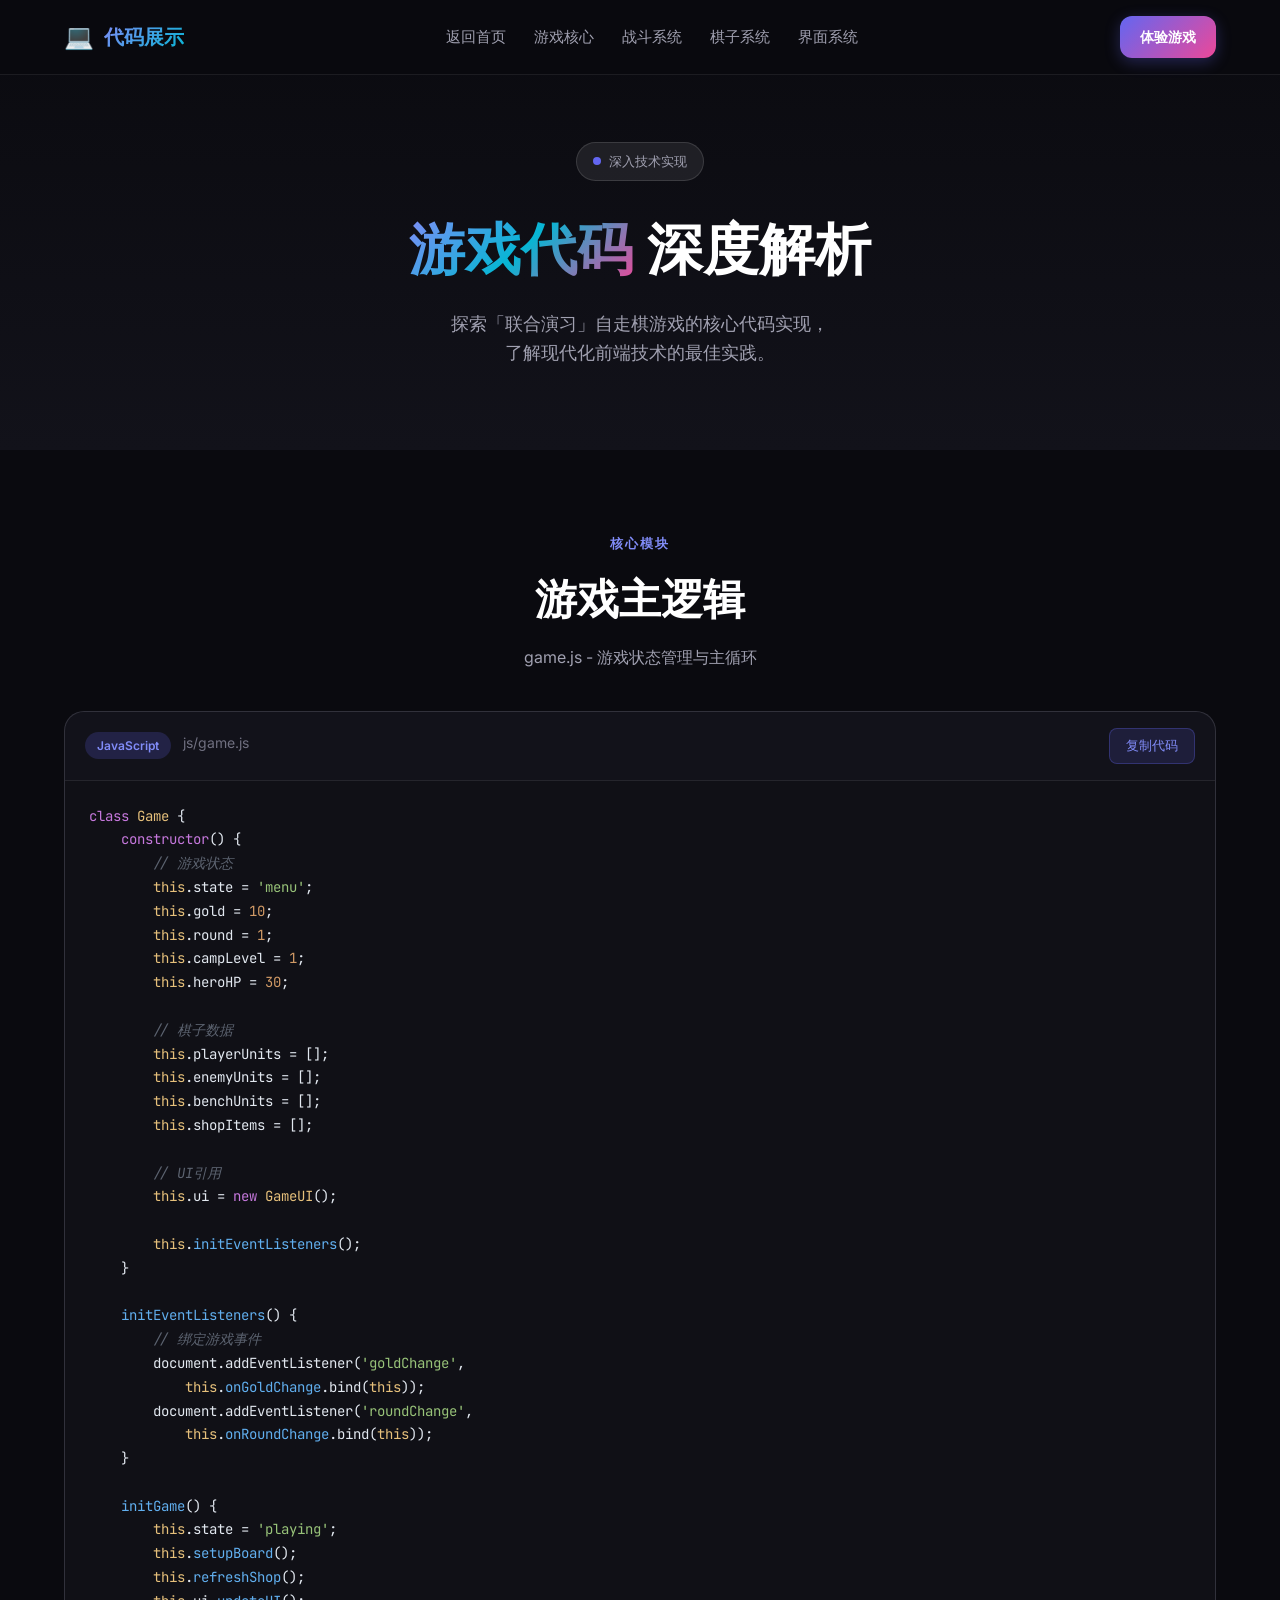
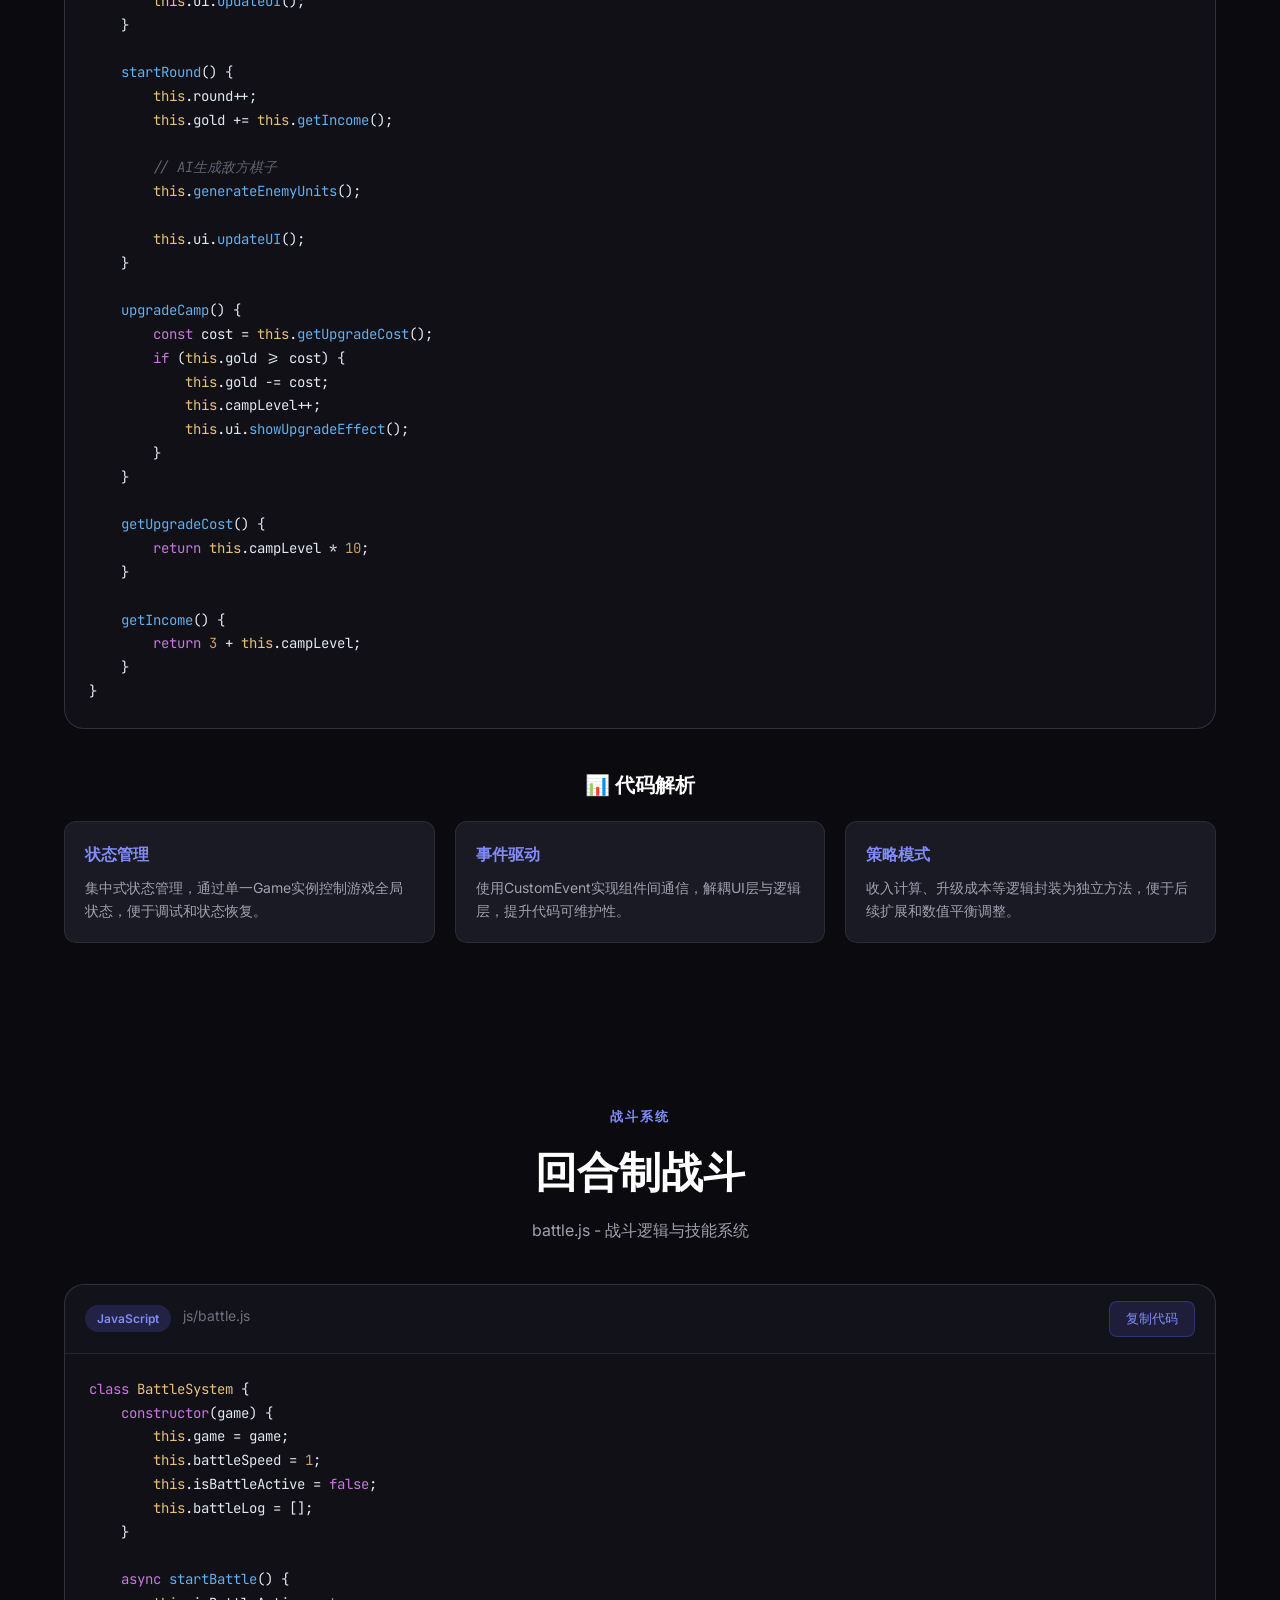
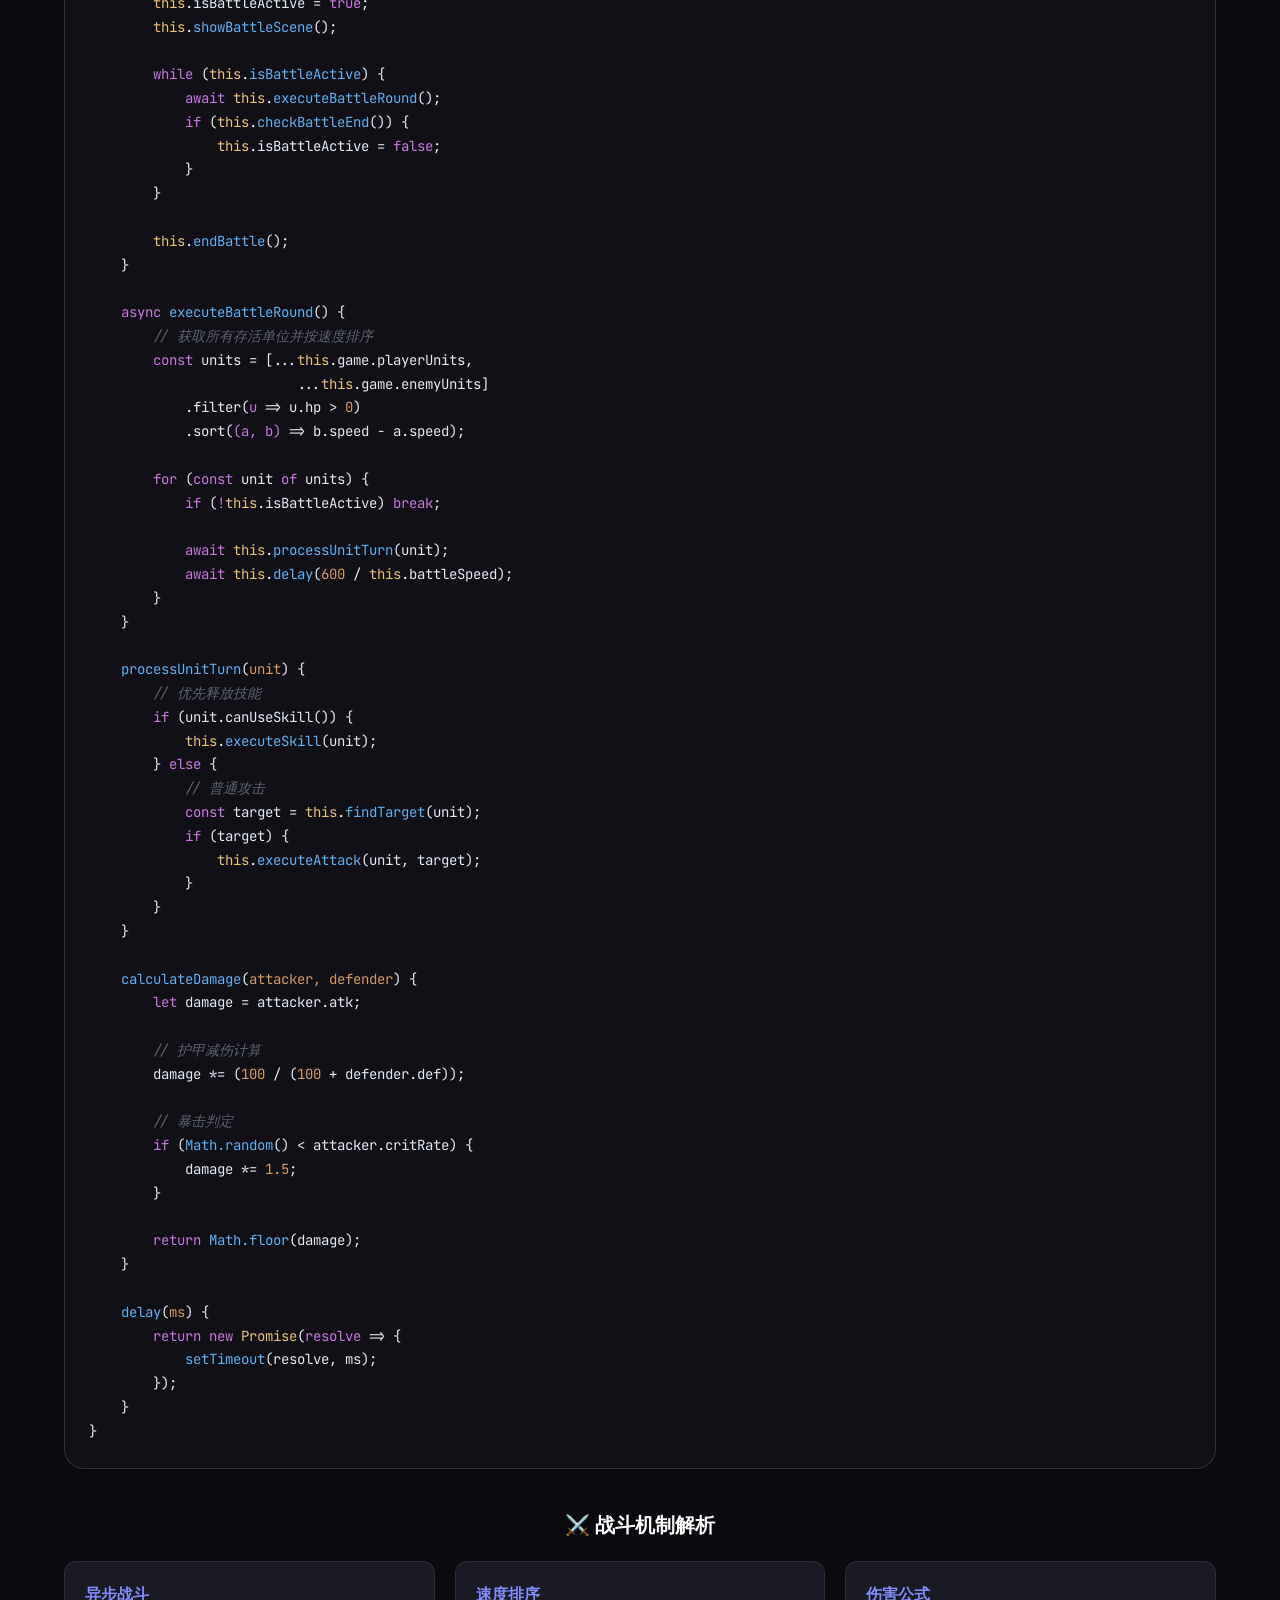
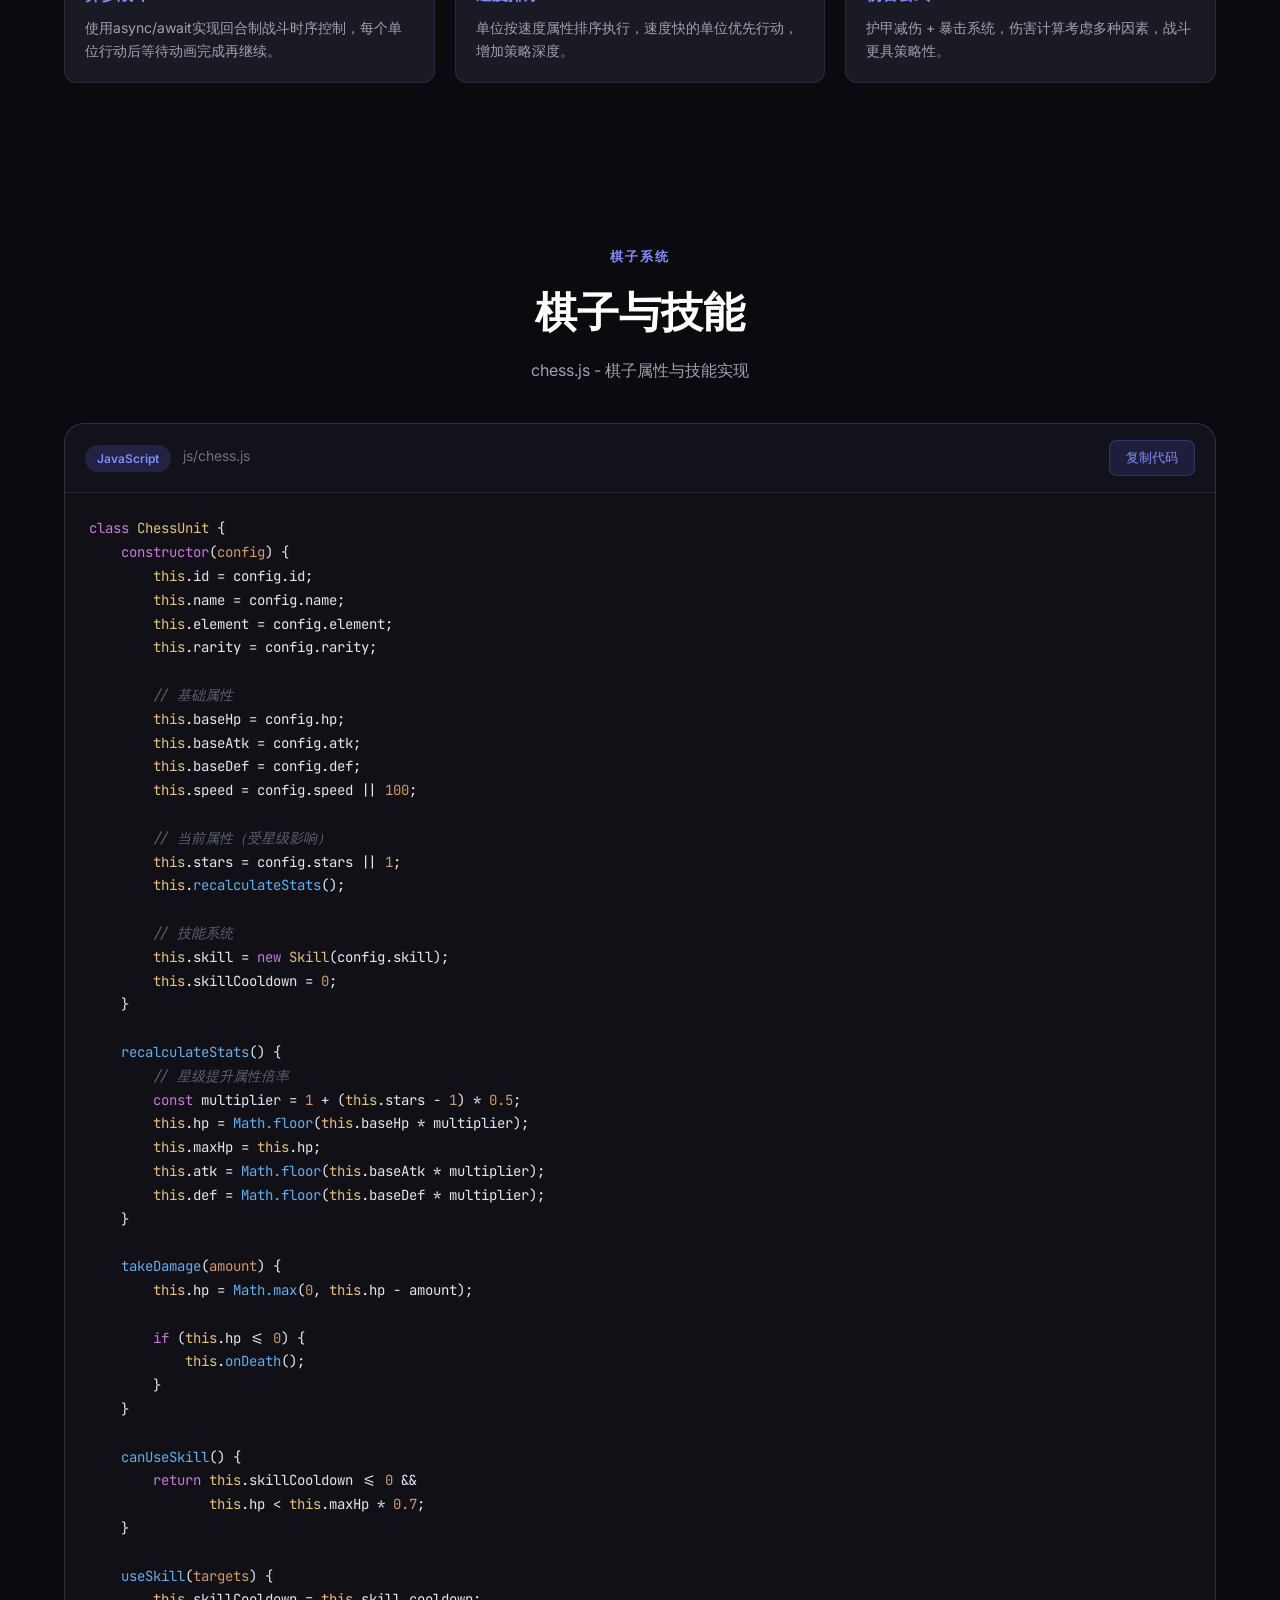
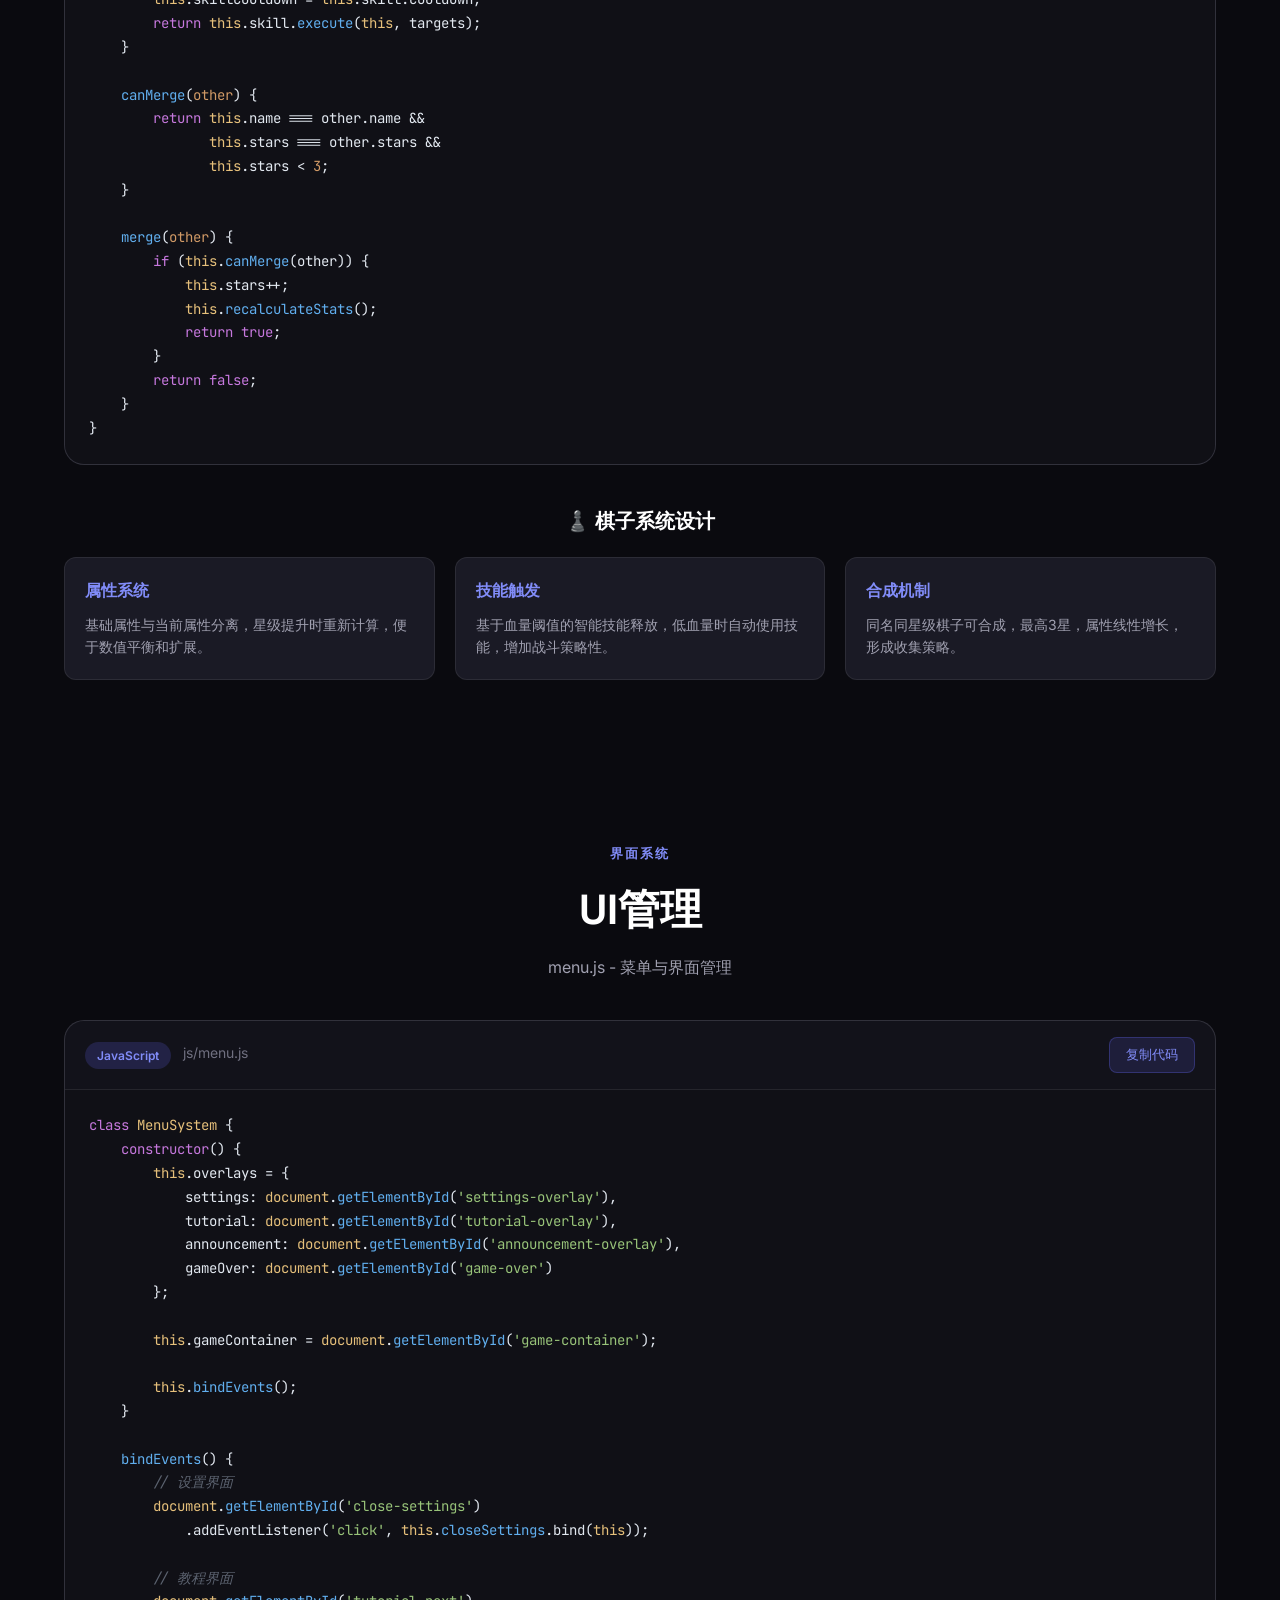
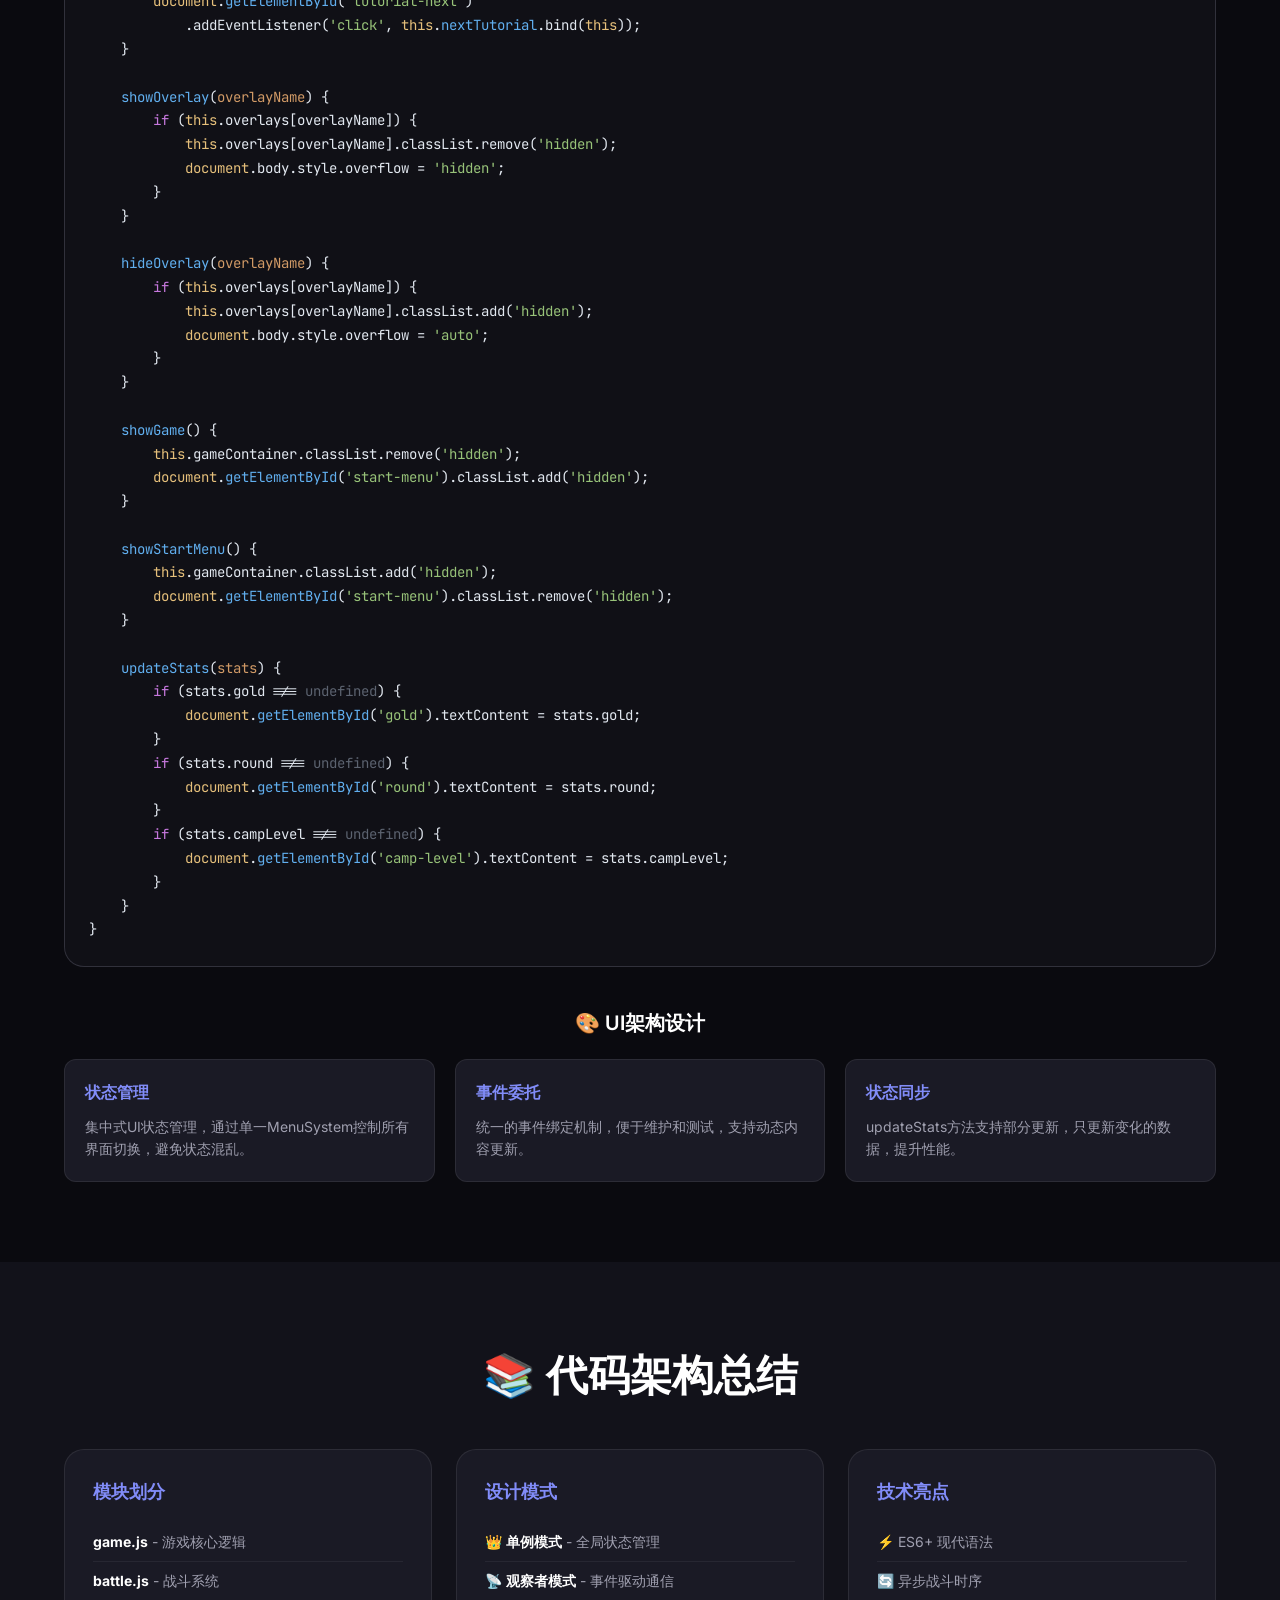
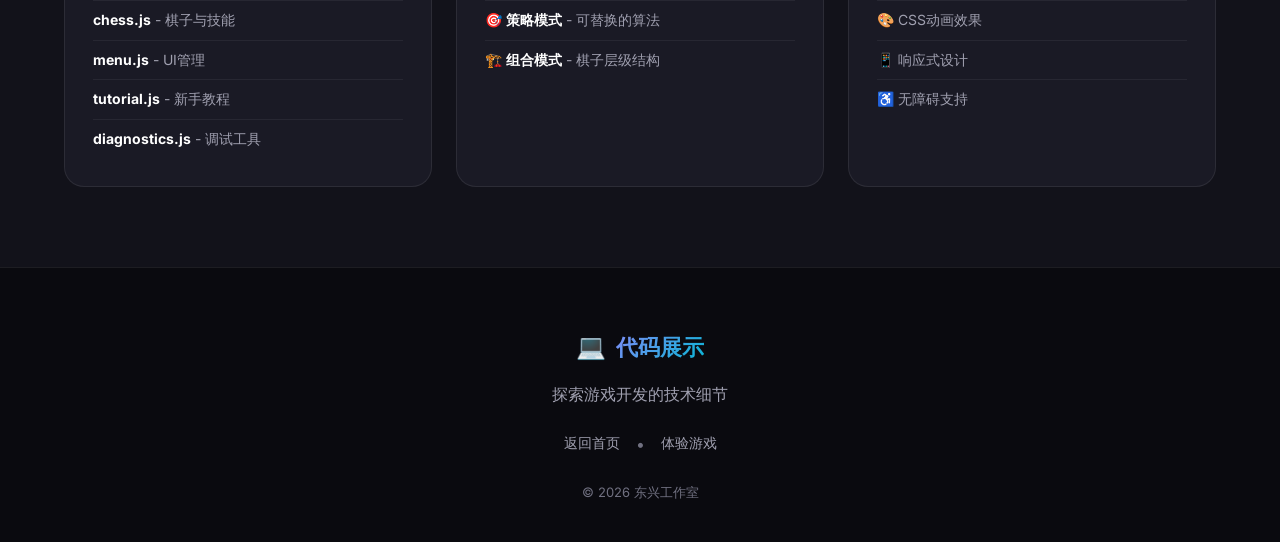
<file: landing-page/code-viewer.html>
<!DOCTYPE html>
<html lang="zh-CN">
<head>
    <meta charset="UTF-8">
    <meta name="viewport" content="width=device-width, initial-scale=1.0">
    <title>代码展示 - 联合演习游戏</title>
    <link rel="stylesheet" href="code-viewer.css">
    <link href="https://fonts.googleapis.com/css2?family=Space+Grotesk:wght@300;400;500;600;700&family=Inter:wght@300;400;500;600;700&family=JetBrains+Mono:wght@400;500;600&display=swap" rel="stylesheet">
</head>
<body>
    <nav class="navbar">
        <div class="nav-container">
            <div class="nav-brand">
                <span class="brand-icon">💻</span>
                <span class="brand-text">代码展示</span>
            </div>
            <div class="nav-links">
                <a href="index.html" class="nav-link">返回首页</a>
                <a href="#game-code" class="nav-link">游戏核心</a>
                <a href="#battle-code" class="nav-link">战斗系统</a>
                <a href="#chess-code" class="nav-link">棋子系统</a>
                <a href="#menu-code" class="nav-link">界面系统</a>
            </div>
            <div class="nav-toggle">
                <span></span>
                <span></span>
                <span></span>
            </div>
            <a href="../index.html" class="nav-cta">体验游戏</a>
        </div>
    </nav>

    <section id="hero" class="hero">
        <div class="hero-content">
            <div class="hero-badge">
                <span class="badge-dot"></span>
                <span class="badge-text">深入技术实现</span>
            </div>
            <h1 class="hero-title">
                <span class="title-gradient">游戏代码</span>
                <span class="title-line">深度解析</span>
            </h1>
            <p class="hero-description">
                探索「联合演习」自走棋游戏的核心代码实现，<br>
                了解现代化前端技术的最佳实践。
            </p>
        </div>
    </section>

    <section id="game-code" class="code-section">
        <div class="container">
            <div class="section-header">
                <span class="section-label">核心模块</span>
                <h2 class="section-title">游戏主逻辑</h2>
                <p class="section-description">game.js - 游戏状态管理与主循环</p>
            </div>

            <div class="code-showcase">
                <div class="code-header">
                    <div class="header-left">
                        <span class="code-lang">JavaScript</span>
                        <span class="code-file">js/game.js</span>
                    </div>
                    <button class="copy-btn" data-target="game-code-block">复制代码</button>
                </div>
                <pre id="game-code-block"><code><span class="keyword">class</span> <span class="class-name">Game</span> {
    <span class="keyword">constructor</span>() {
        <span class="comment">// 游戏状态</span>
        <span class="this-keyword">this</span>.state = <span class="string">'menu'</span>;
        <span class="this-keyword">this</span>.gold = <span class="number">10</span>;
        <span class="this-keyword">this</span>.round = <span class="number">1</span>;
        <span class="this-keyword">this</span>.campLevel = <span class="number">1</span>;
        <span class="this-keyword">this</span>.heroHP = <span class="number">30</span>;
        
        <span class="comment">// 棋子数据</span>
        <span class="this-keyword">this</span>.playerUnits = [];
        <span class="this-keyword">this</span>.enemyUnits = [];
        <span class="this-keyword">this</span>.benchUnits = [];
        <span class="this-keyword">this</span>.shopItems = [];
        
        <span class="comment">// UI引用</span>
        <span class="this-keyword">this</span>.ui = <span class="keyword">new</span> <span class="class-name">GameUI</span>();
        
        <span class="this-keyword">this</span>.<span class="method-name">initEventListeners</span>();
    }

    <span class="method-name">initEventListeners</span>() {
        <span class="comment">// 绑定游戏事件</span>
        document.addEventListener(<span class="string">'goldChange'</span>, 
            <span class="this-keyword">this</span>.<span class="method-name">onGoldChange</span>.bind(<span class="this-keyword">this</span>));
        document.addEventListener(<span class="string">'roundChange'</span>, 
            <span class="this-keyword">this</span>.<span class="method-name">onRoundChange</span>.bind(<span class="this-keyword">this</span>));
    }

    <span class="method-name">initGame</span>() {
        <span class="this-keyword">this</span>.state = <span class="string">'playing'</span>;
        <span class="this-keyword">this</span>.<span class="method-name">setupBoard</span>();
        <span class="this-keyword">this</span>.<span class="method-name">refreshShop</span>();
        <span class="this-keyword">this</span>.ui.<span class="method-name">updateUI</span>();
    }

    <span class="method-name">startRound</span>() {
        <span class="this-keyword">this</span>.round++;
        <span class="this-keyword">this</span>.gold += <span class="this-keyword">this</span>.<span class="method-name">getIncome</span>();
        
        <span class="comment">// AI生成敌方棋子</span>
        <span class="this-keyword">this</span>.<span class="method-name">generateEnemyUnits</span>();
        
        <span class="this-keyword">this</span>.ui.<span class="method-name">updateUI</span>();
    }

    <span class="method-name">upgradeCamp</span>() {
        <span class="keyword">const</span> cost = <span class="this-keyword">this</span>.<span class="method-name">getUpgradeCost</span>();
        <span class="keyword">if</span> (<span class="this-keyword">this</span>.gold >= cost) {
            <span class="this-keyword">this</span>.gold -= cost;
            <span class="this-keyword">this</span>.campLevel++;
            <span class="this-keyword">this</span>.ui.<span class="method-name">showUpgradeEffect</span>();
        }
    }

    <span class="method-name">getUpgradeCost</span>() {
        <span class="keyword">return</span> <span class="this-keyword">this</span>.campLevel * <span class="number">10</span>;
    }

    <span class="method-name">getIncome</span>() {
        <span class="keyword">return</span> <span class="number">3</span> + <span class="this-keyword">this</span>.campLevel;
    }
}</code></pre>
            </div>

            <div class="code-analysis">
                <h3>📊 代码解析</h3>
                <div class="analysis-grid">
                    <div class="analysis-card">
                        <h4>状态管理</h4>
                        <p>集中式状态管理，通过单一Game实例控制游戏全局状态，便于调试和状态恢复。</p>
                    </div>
                    <div class="analysis-card">
                        <h4>事件驱动</h4>
                        <p>使用CustomEvent实现组件间通信，解耦UI层与逻辑层，提升代码可维护性。</p>
                    </div>
                    <div class="analysis-card">
                        <h4>策略模式</h4>
                        <p>收入计算、升级成本等逻辑封装为独立方法，便于后续扩展和数值平衡调整。</p>
                    </div>
                </div>
            </div>
        </div>
    </section>

    <section id="battle-code" class="code-section">
        <div class="container">
            <div class="section-header">
                <span class="section-label">战斗系统</span>
                <h2 class="section-title">回合制战斗</h2>
                <p class="section-description">battle.js - 战斗逻辑与技能系统</p>
            </div>

            <div class="code-showcase">
                <div class="code-header">
                    <div class="header-left">
                        <span class="code-lang">JavaScript</span>
                        <span class="code-file">js/battle.js</span>
                    </div>
                    <button class="copy-btn" data-target="battle-code-block">复制代码</button>
                </div>
                <pre id="battle-code-block"><code><span class="keyword">class</span> <span class="class-name">BattleSystem</span> {
    <span class="keyword">constructor</span>(game) {
        <span class="this-keyword">this</span>.game = game;
        <span class="this-keyword">this</span>.battleSpeed = <span class="number">1</span>;
        <span class="this-keyword">this</span>.isBattleActive = <span class="keyword">false</span>;
        <span class="this-keyword">this</span>.battleLog = [];
    }

    <span class="keyword">async</span> <span class="method-name">startBattle</span>() {
        <span class="this-keyword">this</span>.isBattleActive = <span class="keyword">true</span>;
        <span class="this-keyword">this</span>.<span class="method-name">showBattleScene</span>();
        
        <span class="keyword">while</span> (<span class="this-keyword">this</span>.<span class="method-name">isBattleActive</span>) {
            <span class="keyword">await</span> <span class="this-keyword">this</span>.<span class="method-name">executeBattleRound</span>();
            <span class="keyword">if</span> (<span class="this-keyword">this</span>.<span class="method-name">checkBattleEnd</span>()) {
                <span class="this-keyword">this</span>.isBattleActive = <span class="keyword">false</span>;
            }
        }
        
        <span class="this-keyword">this</span>.<span class="method-name">endBattle</span>();
    }

    <span class="keyword">async</span> <span class="method-name">executeBattleRound</span>() {
        <span class="comment">// 获取所有存活单位并按速度排序</span>
        <span class="keyword">const</span> units = [...<span class="this-keyword">this</span>.game.playerUnits, 
                          ...<span class="this-keyword">this</span>.game.enemyUnits]
            .filter(<span class="arrow-function">u</span> => u.hp > <span class="number">0</span>)
            .sort(<span class="arrow-function">(a, b)</span> => b.speed - a.speed);

        <span class="keyword">for</span> (<span class="keyword">const</span> unit <span class="keyword">of</span> units) {
            <span class="keyword">if</span> (<span class="keyword">!</span><span class="this-keyword">this</span>.isBattleActive) <span class="keyword">break</span>;
            
            <span class="keyword">await</span> <span class="this-keyword">this</span>.<span class="method-name">processUnitTurn</span>(unit);
            <span class="keyword">await</span> <span class="this-keyword">this</span>.<span class="method-name">delay</span>(<span class="number">600</span> / <span class="this-keyword">this</span>.battleSpeed);
        }
    }

    <span class="method-name">processUnitTurn</span>(<span class="parameter">unit</span>) {
        <span class="comment">// 优先释放技能</span>
        <span class="keyword">if</span> (unit.canUseSkill()) {
            <span class="this-keyword">this</span>.<span class="method-name">executeSkill</span>(unit);
        } <span class="keyword">else</span> {
            <span class="comment">// 普通攻击</span>
            <span class="keyword">const</span> target = <span class="this-keyword">this</span>.<span class="method-name">findTarget</span>(unit);
            <span class="keyword">if</span> (target) {
                <span class="this-keyword">this</span>.<span class="method-name">executeAttack</span>(unit, target);
            }
        }
    }

    <span class="method-name">calculateDamage</span>(<span class="parameter">attacker, defender</span>) {
        <span class="keyword">let</span> damage = attacker.atk;
        
        <span class="comment">// 护甲减伤计算</span>
        damage *= (<span class="number">100</span> / (<span class="number">100</span> + defender.def));
        
        <span class="comment">// 暴击判定</span>
        <span class="keyword">if</span> (<span class="math-random">Math.random</span>() < attacker.critRate) {
            damage *= <span class="number">1.5</span>;
        }
        
        <span class="keyword">return</span> <span class="math-floor">Math.floor</span>(damage);
    }

    <span class="method-name">delay</span>(<span class="parameter">ms</span>) {
        <span class="keyword">return</span> <span class="keyword">new</span> <span class="class-name">Promise</span>(<span class="arrow-function">resolve</span> => {
            <span class="set-timeout">setTimeout</span>(resolve, ms);
        });
    }
}</code></pre>
            </div>

            <div class="code-analysis">
                <h3>⚔️ 战斗机制解析</h3>
                <div class="analysis-grid">
                    <div class="analysis-card">
                        <h4>异步战斗</h4>
                        <p>使用async/await实现回合制战斗时序控制，每个单位行动后等待动画完成再继续。</p>
                    </div>
                    <div class="analysis-card">
                        <h4>速度排序</h4>
                        <p>单位按速度属性排序执行，速度快的单位优先行动，增加策略深度。</p>
                    </div>
                    <div class="analysis-card">
                        <h4>伤害公式</h4>
                        <p>护甲减伤 + 暴击系统，伤害计算考虑多种因素，战斗更具策略性。</p>
                    </div>
                </div>
            </div>
        </div>
    </section>

    <section id="chess-code" class="code-section">
        <div class="container">
            <div class="section-header">
                <span class="section-label">棋子系统</span>
                <h2 class="section-title">棋子与技能</h2>
                <p class="section-description">chess.js - 棋子属性与技能实现</p>
            </div>

            <div class="code-showcase">
                <div class="code-header">
                    <div class="header-left">
                        <span class="code-lang">JavaScript</span>
                        <span class="code-file">js/chess.js</span>
                    </div>
                    <button class="copy-btn" data-target="chess-code-block">复制代码</button>
                </div>
                <pre id="chess-code-block"><code><span class="keyword">class</span> <span class="class-name">ChessUnit</span> {
    <span class="keyword">constructor</span>(<span class="parameter">config</span>) {
        <span class="this-keyword">this</span>.id = config.id;
        <span class="this-keyword">this</span>.name = config.name;
        <span class="this-keyword">this</span>.element = config.element;
        <span class="this-keyword">this</span>.rarity = config.rarity;
        
        <span class="comment">// 基础属性</span>
        <span class="this-keyword">this</span>.baseHp = config.hp;
        <span class="this-keyword">this</span>.baseAtk = config.atk;
        <span class="this-keyword">this</span>.baseDef = config.def;
        <span class="this-keyword">this</span>.speed = config.speed || <span class="number">100</span>;
        
        <span class="comment">// 当前属性（受星级影响）</span>
        <span class="this-keyword">this</span>.stars = config.stars || <span class="number">1</span>;
        <span class="this-keyword">this</span>.<span class="method-name">recalculateStats</span>();
        
        <span class="comment">// 技能系统</span>
        <span class="this-keyword">this</span>.skill = <span class="keyword">new</span> <span class="class-name">Skill</span>(config.skill);
        <span class="this-keyword">this</span>.skillCooldown = <span class="number">0</span>;
    }

    <span class="method-name">recalculateStats</span>() {
        <span class="comment">// 星级提升属性倍率</span>
        <span class="keyword">const</span> multiplier = <span class="number">1</span> + (<span class="this-keyword">this</span>.stars - <span class="number">1</span>) * <span class="number">0.5</span>;
        <span class="this-keyword">this</span>.hp = <span class="math-floor">Math.floor</span>(<span class="this-keyword">this</span>.baseHp * multiplier);
        <span class="this-keyword">this</span>.maxHp = <span class="this-keyword">this</span>.hp;
        <span class="this-keyword">this</span>.atk = <span class="math-floor">Math.floor</span>(<span class="this-keyword">this</span>.baseAtk * multiplier);
        <span class="this-keyword">this</span>.def = <span class="math-floor">Math.floor</span>(<span class="this-keyword">this</span>.baseDef * multiplier);
    }

    <span class="method-name">takeDamage</span>(<span class="parameter">amount</span>) {
        <span class="this-keyword">this</span>.hp = <span class="math-max">Math.max</span>(<span class="number">0</span>, <span class="this-keyword">this</span>.hp - amount);
        
        <span class="keyword">if</span> (<span class="this-keyword">this</span>.hp <= <span class="number">0</span>) {
            <span class="this-keyword">this</span>.<span class="method-name">onDeath</span>();
        }
    }

    <span class="method-name">canUseSkill</span>() {
        <span class="keyword">return</span> <span class="this-keyword">this</span>.skillCooldown <= <span class="number">0</span> && 
               <span class="this-keyword">this</span>.hp < <span class="this-keyword">this</span>.maxHp * <span class="number">0.7</span>;
    }

    <span class="method-name">useSkill</span>(<span class="parameter">targets</span>) {
        <span class="this-keyword">this</span>.skillCooldown = <span class="this-keyword">this</span>.skill.cooldown;
        <span class="keyword">return</span> <span class="this-keyword">this</span>.skill.<span class="method-name">execute</span>(<span class="this-keyword">this</span>, targets);
    }

    <span class="method-name">canMerge</span>(<span class="parameter">other</span>) {
        <span class="keyword">return</span> <span class="this-keyword">this</span>.name === other.name && 
               <span class="this-keyword">this</span>.stars === other.stars && 
               <span class="this-keyword">this</span>.stars < <span class="number">3</span>;
    }

    <span class="method-name">merge</span>(<span class="parameter">other</span>) {
        <span class="keyword">if</span> (<span class="this-keyword">this</span>.<span class="method-name">canMerge</span>(other)) {
            <span class="this-keyword">this</span>.stars++;
            <span class="this-keyword">this</span>.<span class="method-name">recalculateStats</span>();
            <span class="keyword">return</span> <span class="keyword">true</span>;
        }
        <span class="keyword">return</span> <span class="keyword">false</span>;
    }
}</code></pre>
            </div>

            <div class="code-analysis">
                <h3>♟️ 棋子系统设计</h3>
                <div class="analysis-grid">
                    <div class="analysis-card">
                        <h4>属性系统</h4>
                        <p>基础属性与当前属性分离，星级提升时重新计算，便于数值平衡和扩展。</p>
                    </div>
                    <div class="analysis-card">
                        <h4>技能触发</h4>
                        <p>基于血量阈值的智能技能释放，低血量时自动使用技能，增加战斗策略性。</p>
                    </div>
                    <div class="analysis-card">
                        <h4>合成机制</h4>
                        <p>同名同星级棋子可合成，最高3星，属性线性增长，形成收集策略。</p>
                    </div>
                </div>
            </div>
        </div>
    </section>

    <section id="menu-code" class="code-section">
        <div class="container">
            <div class="section-header">
                <span class="section-label">界面系统</span>
                <h2 class="section-title">UI管理</h2>
                <p class="section-description">menu.js - 菜单与界面管理</p>
            </div>

            <div class="code-showcase">
                <div class="code-header">
                    <div class="header-left">
                        <span class="code-lang">JavaScript</span>
                        <span class="code-file">js/menu.js</span>
                    </div>
                    <button class="copy-btn" data-target="menu-code-block">复制代码</button>
                </div>
                <pre id="menu-code-block"><code><span class="keyword">class</span> <span class="class-name">MenuSystem</span> {
    <span class="keyword">constructor</span>() {
        <span class="this-keyword">this</span>.overlays = {
            settings: <span class="document-query">document</span>.<span class="method-name">getElementById</span>(<span class="string">'settings-overlay'</span>),
            tutorial: <span class="document-query">document</span>.<span class="method-name">getElementById</span>(<span class="string">'tutorial-overlay'</span>),
            announcement: <span class="document-query">document</span>.<span class="method-name">getElementById</span>(<span class="string">'announcement-overlay'</span>),
            gameOver: <span class="document-query">document</span>.<span class="method-name">getElementById</span>(<span class="string">'game-over'</span>)
        };
        
        <span class="this-keyword">this</span>.gameContainer = <span class="document-query">document</span>.<span class="method-name">getElementById</span>(<span class="string">'game-container'</span>);
        
        <span class="this-keyword">this</span>.<span class="method-name">bindEvents</span>();
    }

    <span class="method-name">bindEvents</span>() {
        <span class="comment">// 设置界面</span>
        <span class="document-query">document</span>.<span class="method-name">getElementById</span>(<span class="string">'close-settings'</span>)
            .addEventListener(<span class="string">'click'</span>, <span class="this-keyword">this</span>.<span class="method-name">closeSettings</span>.bind(<span class="this-keyword">this</span>));
        
        <span class="comment">// 教程界面</span>
        <span class="document-query">document</span>.<span class="method-name">getElementById</span>(<span class="string">'tutorial-next'</span>)
            .addEventListener(<span class="string">'click'</span>, <span class="this-keyword">this</span>.<span class="method-name">nextTutorial</span>.bind(<span class="this-keyword">this</span>));
    }

    <span class="method-name">showOverlay</span>(<span class="parameter">overlayName</span>) {
        <span class="keyword">if</span> (<span class="this-keyword">this</span>.overlays[overlayName]) {
            <span class="this-keyword">this</span>.overlays[overlayName].classList.remove(<span class="string">'hidden'</span>);
            <span class="document-query">document</span>.body.style.overflow = <span class="string">'hidden'</span>;
        }
    }

    <span class="method-name">hideOverlay</span>(<span class="parameter">overlayName</span>) {
        <span class="keyword">if</span> (<span class="this-keyword">this</span>.overlays[overlayName]) {
            <span class="this-keyword">this</span>.overlays[overlayName].classList.add(<span class="string">'hidden'</span>);
            <span class="document-query">document</span>.body.style.overflow = <span class="string">'auto'</span>;
        }
    }

    <span class="method-name">showGame</span>() {
        <span class="this-keyword">this</span>.gameContainer.classList.remove(<span class="string">'hidden'</span>);
        <span class="document-query">document</span>.<span class="method-name">getElementById</span>(<span class="string">'start-menu'</span>).classList.add(<span class="string">'hidden'</span>);
    }

    <span class="method-name">showStartMenu</span>() {
        <span class="this-keyword">this</span>.gameContainer.classList.add(<span class="string">'hidden'</span>);
        <span class="document-query">document</span>.<span class="method-name">getElementById</span>(<span class="string">'start-menu'</span>).classList.remove(<span class="string">'hidden'</span>);
    }

    <span class="method-name">updateStats</span>(<span class="parameter">stats</span>) {
        <span class="keyword">if</span> (stats.gold !== <span class="undefined">undefined</span>) {
            <span class="document-query">document</span>.<span class="method-name">getElementById</span>(<span class="string">'gold'</span>).textContent = stats.gold;
        }
        <span class="keyword">if</span> (stats.round !== <span class="undefined">undefined</span>) {
            <span class="document-query">document</span>.<span class="method-name">getElementById</span>(<span class="string">'round'</span>).textContent = stats.round;
        }
        <span class="keyword">if</span> (stats.campLevel !== <span class="undefined">undefined</span>) {
            <span class="document-query">document</span>.<span class="method-name">getElementById</span>(<span class="string">'camp-level'</span>).textContent = stats.campLevel;
        }
    }
}</code></pre>
            </div>

            <div class="code-analysis">
                <h3>🎨 UI架构设计</h3>
                <div class="analysis-grid">
                    <div class="analysis-card">
                        <h4>状态管理</h4>
                        <p>集中式UI状态管理，通过单一MenuSystem控制所有界面切换，避免状态混乱。</p>
                    </div>
                    <div class="analysis-card">
                        <h4>事件委托</h4>
                        <p>统一的事件绑定机制，便于维护和测试，支持动态内容更新。</p>
                    </div>
                    <div class="analysis-card">
                        <h4>状态同步</h4>
                        <p>updateStats方法支持部分更新，只更新变化的数据，提升性能。</p>
                    </div>
                </div>
            </div>
        </div>
    </section>

    <section class="code-summary">
        <div class="container">
            <div class="summary-header">
                <h2>📚 代码架构总结</h2>
            </div>
            <div class="summary-grid">
                <div class="summary-card">
                    <h3>模块划分</h3>
                    <ul>
                        <li><strong>game.js</strong> - 游戏核心逻辑</li>
                        <li><strong>battle.js</strong> - 战斗系统</li>
                        <li><strong>chess.js</strong> - 棋子与技能</li>
                        <li><strong>menu.js</strong> - UI管理</li>
                        <li><strong>tutorial.js</strong> - 新手教程</li>
                        <li><strong>diagnostics.js</strong> - 调试工具</li>
                    </ul>
                </div>
                <div class="summary-card">
                    <h3>设计模式</h3>
                    <ul>
                        <li>👑 <strong>单例模式</strong> - 全局状态管理</li>
                        <li>📡 <strong>观察者模式</strong> - 事件驱动通信</li>
                        <li>🎯 <strong>策略模式</strong> - 可替换的算法</li>
                        <li>🏗️ <strong>组合模式</strong> - 棋子层级结构</li>
                    </ul>
                </div>
                <div class="summary-card">
                    <h3>技术亮点</h3>
                    <ul>
                        <li>⚡ ES6+ 现代语法</li>
                        <li>🔄 异步战斗时序</li>
                        <li>🎨 CSS动画效果</li>
                        <li>📱 响应式设计</li>
                        <li>♿ 无障碍支持</li>
                    </ul>
                </div>
            </div>
        </div>
    </section>

    <footer class="footer">
        <div class="container">
            <div class="footer-content">
                <div class="footer-brand">
                    <span class="brand-icon">💻</span>
                    <span class="brand-text">代码展示</span>
                </div>
                <p class="footer-text">探索游戏开发的技术细节</p>
                <div class="footer-links">
                    <a href="index.html" class="footer-link">返回首页</a>
                    <span class="footer-divider">•</span>
                    <a href="../index.html" class="footer-link">体验游戏</a>
                </div>
                <p class="footer-copyright">© 2026 东兴工作室</p>
            </div>
        </div>
    </footer>

    <script>
        // 汉堡菜单切换
        const navToggle = document.querySelector('.nav-toggle');
        const navLinks = document.querySelector('.nav-links');
        
        if (navToggle && navLinks) {
            navToggle.addEventListener('click', () => {
                navToggle.classList.toggle('active');
                navLinks.classList.toggle('active');
            });
            
            document.querySelectorAll('.nav-link').forEach(link => {
                link.addEventListener('click', () => {
                    navToggle.classList.remove('active');
                    navLinks.classList.remove('active');
                });
            });
        }
        
        // 平滑滚动
        document.querySelectorAll('a[href^="#"]').forEach(anchor => {
            anchor.addEventListener('click', function(e) {
                e.preventDefault();
                const target = document.querySelector(this.getAttribute('href'));
                if (target) {
                    target.scrollIntoView({ behavior: 'smooth', block: 'start' });
                }
            });
        });

        const navbar = document.querySelector('.navbar');
        window.addEventListener('scroll', () => {
            if (window.pageYOffset > 50) {
                navbar.classList.add('scrolled');
            } else {
                navbar.classList.remove('scrolled');
            }
        });

        document.querySelectorAll('.copy-btn').forEach(btn => {
            btn.addEventListener('click', function() {
                const targetId = this.dataset.target;
                const codeBlock = document.getElementById(targetId);
                if (codeBlock) {
                    navigator.clipboard.writeText(codeBlock.textContent).then(() => {
                        const originalText = this.textContent;
                        this.textContent = '已复制!';
                        setTimeout(() => {
                            this.textContent = originalText;
                        }, 2000);
                    });
                }
            });
        });
        
        // 响应式处理
        window.addEventListener('resize', () => {
            if (window.innerWidth > 968) {
                navToggle.classList.remove('active');
                navLinks.classList.remove('active');
            }
        });
    </script>
</body>
</html>
</file>
<file: landing-page/style.css>
/* 全局重置 */
* {
    margin: 0;
    padding: 0;
    box-sizing: border-box;
}

:root {
    --color-bg: #0a0a0f;
    --color-bg-secondary: #12121a;
    --color-bg-card: #1a1a25;
    --color-text: #ffffff;
    --color-text-secondary: #a0a0b0;
    --color-text-muted: #707080;
    --color-primary: #6366f1;
    --color-primary-light: #818cf8;
    --color-secondary: #ec4899;
    --color-accent: #06b6d4;
    --color-success: #10b981;
    --color-warning: #f59e0b;
    --border-radius-sm: 8px;
    --border-radius-md: 12px;
    --border-radius-lg: 20px;
    --border-radius-xl: 28px;
    --shadow-sm: 0 2px 8px rgba(0, 0, 0, 0.3);
    --shadow-md: 0 8px 24px rgba(0, 0, 0, 0.4);
    --shadow-lg: 0 16px 48px rgba(0, 0, 0, 0.5);
    --shadow-glow: 0 0 40px rgba(99, 102, 241, 0.3);
    --transition-fast: 0.2s ease;
    --transition-normal: 0.3s ease;
    --transition-slow: 0.5s ease;
}

html {
    scroll-behavior: smooth;
}

body {
    font-family: 'Inter', -apple-system, BlinkMacSystemFont, 'Segoe UI', sans-serif;
    background-color: var(--color-bg);
    color: var(--color-text);
    line-height: 1.6;
    overflow-x: hidden;
}

/* 容器 */
.container {
    max-width: 1200px;
    margin: 0 auto;
    padding: 0 24px;
}

/* 导航栏 */
.navbar {
    position: fixed;
    top: 0;
    left: 0;
    right: 0;
    z-index: 1000;
    padding: 20px 0;
    transition: var(--transition-normal);
    background: transparent;
}

.navbar.scrolled {
    padding: 12px 0;
    background: rgba(10, 10, 15, 0.9);
    backdrop-filter: blur(20px);
    border-bottom: 1px solid rgba(255, 255, 255, 0.08);
}

.nav-container {
    max-width: 1200px;
    margin: 0 auto;
    padding: 0 24px;
    display: flex;
    align-items: center;
    justify-content: space-between;
}

.nav-brand {
    display: flex;
    align-items: center;
    gap: 10px;
    font-weight: 700;
    font-size: 20px;
    color: var(--color-text);
    text-decoration: none;
}

.brand-icon {
    font-size: 24px;
    animation: pulse 2s ease-in-out infinite;
}

@keyframes pulse {
    0%, 100% { transform: scale(1); }
    50% { transform: scale(1.1); }
}

.brand-text {
    font-family: 'Space Grotesk', sans-serif;
    background: linear-gradient(135deg, var(--color-primary-light), var(--color-accent));
    -webkit-background-clip: text;
    -webkit-text-fill-color: transparent;
    background-clip: text;
}

.nav-links {
    display: flex;
    gap: 32px;
}

.nav-link {
    color: var(--color-text-secondary);
    text-decoration: none;
    font-weight: 500;
    font-size: 15px;
    transition: var(--transition-fast);
    position: relative;
}

.nav-link::after {
    content: '';
    position: absolute;
    bottom: -4px;
    left: 0;
    width: 0;
    height: 2px;
    background: linear-gradient(90deg, var(--color-primary), var(--color-accent));
    transition: var(--transition-normal);
}

.nav-link:hover {
    color: var(--color-text);
}

.nav-link:hover::after {
    width: 100%;
}

.nav-cta {
    padding: 10px 20px;
    background: linear-gradient(135deg, var(--color-primary), var(--color-secondary));
    color: white;
    text-decoration: none;
    border-radius: var(--border-radius-md);
    font-weight: 600;
    font-size: 14px;
    transition: var(--transition-normal);
    box-shadow: 0 4px 15px rgba(99, 102, 241, 0.3);
}

.nav-cta:hover {
    transform: translateY(-2px);
    box-shadow: 0 8px 25px rgba(99, 102, 241, 0.4);
}

/* Hero 区域 */
.hero {
    position: relative;
    min-height: 100vh;
    display: flex;
    align-items: center;
    justify-content: center;
    padding: 120px 24px 80px;
    overflow: hidden;
}

.hero-background {
    position: absolute;
    top: 0;
    left: 0;
    right: 0;
    bottom: 0;
    z-index: 0;
}

.gradient-orb {
    position: absolute;
    border-radius: 50%;
    filter: blur(80px);
    opacity: 0.5;
    animation: float 8s ease-in-out infinite;
}

.orb-1 {
    width: 400px;
    height: 400px;
    background: linear-gradient(135deg, var(--color-primary), var(--color-secondary));
    top: 10%;
    left: 10%;
    animation-delay: 0s;
}

.orb-2 {
    width: 300px;
    height: 300px;
    background: linear-gradient(135deg, var(--color-accent), var(--color-primary));
    top: 60%;
    right: 15%;
    animation-delay: -3s;
}

.orb-3 {
    width: 250px;
    height: 250px;
    background: linear-gradient(135deg, var(--color-secondary), var(--color-success));
    bottom: 10%;
    left: 30%;
    animation-delay: -5s;
}

@keyframes float {
    0%, 100% { transform: translate(0, 0) scale(1); }
    33% { transform: translate(30px, -30px) scale(1.05); }
    66% { transform: translate(-20px, 20px) scale(0.95); }
}

.hero-content {
    position: relative;
    z-index: 1;
    text-align: center;
    max-width: 800px;
}

.hero-badge {
    display: inline-flex;
    align-items: center;
    gap: 8px;
    padding: 8px 16px;
    background: rgba(255, 255, 255, 0.08);
    border: 1px solid rgba(255, 255, 255, 0.12);
    border-radius: 100px;
    margin-bottom: 32px;
    backdrop-filter: blur(10px);
}

.badge-dot {
    width: 8px;
    height: 8px;
    background: var(--color-success);
    border-radius: 50%;
    animation: blink 2s ease-in-out infinite;
}

@keyframes blink {
    0%, 100% { opacity: 1; }
    50% { opacity: 0.4; }
}

.badge-text {
    font-size: 13px;
    color: var(--color-text-secondary);
    font-weight: 500;
}

.hero-title {
    font-family: 'Space Grotesk', sans-serif;
    font-size: clamp(40px, 8vw, 72px);
    font-weight: 700;
    line-height: 1.1;
    margin-bottom: 24px;
    display: flex;
    flex-direction: column;
    gap: 8px;
}

.title-line {
    color: var(--color-text);
}

.title-gradient {
    background: linear-gradient(135deg, var(--color-primary-light), var(--color-accent), var(--color-secondary));
    -webkit-background-clip: text;
    -webkit-text-fill-color: transparent;
    background-clip: text;
    animation: shimmer 3s ease-in-out infinite;
    background-size: 200% 200%;
}

@keyframes shimmer {
    0%, 100% { background-position: 0% 50%; }
    50% { background-position: 100% 50%; }
}

.hero-description {
    font-size: 18px;
    color: var(--color-text-secondary);
    margin-bottom: 40px;
    line-height: 1.7;
}

.hero-actions {
    display: flex;
    gap: 16px;
    justify-content: center;
    margin-bottom: 60px;
    flex-wrap: wrap;
}

/* 按钮样式 */
.btn {
    display: inline-flex;
    align-items: center;
    gap: 8px;
    padding: 14px 28px;
    border-radius: var(--border-radius-md);
    font-weight: 600;
    font-size: 15px;
    text-decoration: none;
    transition: var(--transition-normal);
    cursor: pointer;
    border: none;
}

.btn-primary {
    background: linear-gradient(135deg, var(--color-primary), var(--color-secondary));
    color: white;
    box-shadow: 0 4px 20px rgba(99, 102, 241, 0.4);
}

.btn-primary:hover {
    transform: translateY(-3px);
    box-shadow: 0 12px 32px rgba(99, 102, 241, 0.5);
}

.btn-secondary {
    background: rgba(255, 255, 255, 0.08);
    color: var(--color-text);
    border: 1px solid rgba(255, 255, 255, 0.15);
}

.btn-secondary:hover {
    background: rgba(255, 255, 255, 0.12);
    border-color: rgba(255, 255, 255, 0.25);
    transform: translateY(-2px);
}

.btn-large {
    padding: 16px 32px;
    font-size: 16px;
}

.btn-icon {
    transition: var(--transition-fast);
}

.btn-primary:hover .btn-icon {
    transform: translateX(4px);
}

/* Hero 统计 */
.hero-stats {
    display: flex;
    justify-content: center;
    gap: 40px;
    align-items: center;
}

.stat-item {
    display: flex;
    flex-direction: column;
    align-items: center;
    gap: 4px;
}

.stat-number {
    font-family: 'Space Grotesk', sans-serif;
    font-size: 28px;
    font-weight: 700;
    background: linear-gradient(135deg, var(--color-primary-light), var(--color-accent));
    -webkit-background-clip: text;
    -webkit-text-fill-color: transparent;
    background-clip: text;
}

.stat-label {
    font-size: 13px;
    color: var(--color-text-muted);
    font-weight: 500;
}

.stat-divider {
    width: 1px;
    height: 40px;
    background: rgba(255, 255, 255, 0.1);
}

.scroll-indicator {
    position: absolute;
    bottom: 40px;
    left: 50%;
    transform: translateX(-50%);
}

.scroll-line {
    width: 2px;
    height: 40px;
    background: linear-gradient(to bottom, var(--color-primary), transparent);
    animation: scrollDown 2s ease-in-out infinite;
}

@keyframes scrollDown {
    0%, 100% { transform: translateY(0); opacity: 0; }
    50% { opacity: 1; }
}

/* 通用 Section 样式 */
section {
    padding: 100px 0;
}

.section-header {
    text-align: center;
    margin-bottom: 60px;
}

.section-label {
    display: inline-block;
    font-size: 13px;
    font-weight: 600;
    text-transform: uppercase;
    letter-spacing: 2px;
    color: var(--color-primary-light);
    margin-bottom: 12px;
}

.section-title {
    font-family: 'Space Grotesk', sans-serif;
    font-size: clamp(32px, 5vw, 48px);
    font-weight: 700;
    margin-bottom: 16px;
}

.section-description {
    font-size: 18px;
    color: var(--color-text-secondary);
    max-width: 600px;
    margin: 0 auto;
}

/* Vibe Coding 特性 */
.vibe-coding {
    background: linear-gradient(180deg, var(--color-bg) 0%, var(--color-bg-secondary) 100%);
}

.features-grid {
    display: grid;
    grid-template-columns: repeat(auto-fit, minmax(260px, 1fr));
    gap: 24px;
    margin-bottom: 80px;
}

.feature-card {
    background: var(--color-bg-card);
    border: 1px solid rgba(255, 255, 255, 0.08);
    border-radius: var(--border-radius-lg);
    padding: 32px;
    transition: var(--transition-normal);
}

.feature-card:hover {
    transform: translateY(-8px);
    border-color: rgba(99, 102, 241, 0.3);
    box-shadow: var(--shadow-lg), var(--shadow-glow);
}

.feature-icon {
    font-size: 40px;
    margin-bottom: 20px;
}

.feature-title {
    font-size: 20px;
    font-weight: 600;
    margin-bottom: 12px;
}

.feature-description {
    color: var(--color-text-secondary);
    font-size: 15px;
    line-height: 1.7;
}

/* 哲学部分 */
.philosophy-section {
    display: grid;
    grid-template-columns: 1.2fr 1fr;
    gap: 60px;
    align-items: center;
}

.philosophy-title {
    font-family: 'Space Grotesk', sans-serif;
    font-size: 28px;
    font-weight: 700;
    margin-bottom: 32px;
}

.philosophy-points {
    display: flex;
    flex-direction: column;
    gap: 24px;
}

.philosophy-point {
    display: flex;
    gap: 20px;
}

.point-number {
    font-family: 'Space Grotesk', sans-serif;
    font-size: 20px;
    font-weight: 700;
    color: var(--color-primary-light);
    min-width: 40px;
}

.point-content h4 {
    font-size: 18px;
    font-weight: 600;
    margin-bottom: 6px;
}

.point-content p {
    color: var(--color-text-secondary);
    font-size: 15px;
}

.philosophy-visual {
    display: flex;
    justify-content: center;
    align-items: center;
}

.visual-circle {
    width: 250px;
    height: 250px;
    border-radius: 50%;
    background: linear-gradient(135deg, var(--color-primary), var(--color-secondary), var(--color-accent));
    animation: rotate 10s linear infinite;
    filter: blur(1px);
    opacity: 0.6;
}

@keyframes rotate {
    from { transform: rotate(0deg); }
    to { transform: rotate(360deg); }
}

/* 项目演示 */
.demo-section {
    background: var(--color-bg-secondary);
}

.demo-showcase {
    display: grid;
    grid-template-columns: 1fr 1fr;
    gap: 60px;
    align-items: center;
}

.demo-mockup {
    background: var(--color-bg-card);
    border: 1px solid rgba(255, 255, 255, 0.1);
    border-radius: var(--border-radius-xl);
    overflow: hidden;
    box-shadow: var(--shadow-lg);
}

.mockup-header {
    display: flex;
    align-items: center;
    gap: 12px;
    padding: 16px 20px;
    background: rgba(0, 0, 0, 0.3);
    border-bottom: 1px solid rgba(255, 255, 255, 0.08);
}

.mockup-dots {
    display: flex;
    gap: 8px;
}

.dot {
    width: 12px;
    height: 12px;
    border-radius: 50%;
}

.dot.red { background: #ef4444; }
.dot.yellow { background: #f59e0b; }
.dot.green { background: #10b981; }

.mockup-title {
    font-size: 13px;
    color: var(--color-text-muted);
}

.mockup-content {
    padding: 20px;
}

.game-preview {
    position: relative;
    border-radius: var(--border-radius-md);
    overflow: hidden;
    aspect-ratio: 16/10;
}

.preview-image {
    width: 100%;
    height: 100%;
    object-fit: cover;
}

.preview-overlay {
    position: absolute;
    top: 0;
    left: 0;
    right: 0;
    bottom: 0;
    background: rgba(0, 0, 0, 0.6);
    display: flex;
    align-items: center;
    justify-content: center;
    opacity: 0;
    transition: var(--transition-normal);
}

.game-preview:hover .preview-overlay {
    opacity: 1;
}

.preview-play {
    display: flex;
    flex-direction: column;
    align-items: center;
    gap: 12px;
    color: white;
    text-decoration: none;
    transform: translateY(20px);
    transition: var(--transition-normal);
}

.game-preview:hover .preview-play {
    transform: translateY(0);
}

.play-icon {
    width: 60px;
    height: 60px;
    background: linear-gradient(135deg, var(--color-primary), var(--color-secondary));
    border-radius: 50%;
    display: flex;
    align-items: center;
    justify-content: center;
    font-size: 24px;
    padding-left: 4px;
}

.play-text {
    font-weight: 600;
    font-size: 14px;
}

.demo-badges {
    display: flex;
    gap: 8px;
    margin-bottom: 20px;
    flex-wrap: wrap;
}

.badge {
    display: inline-flex;
    align-items: center;
    gap: 6px;
    padding: 6px 12px;
    background: rgba(99, 102, 241, 0.15);
    border: 1px solid rgba(99, 102, 241, 0.3);
    border-radius: 100px;
    font-size: 13px;
    font-weight: 500;
    color: var(--color-primary-light);
}

.demo-title {
    font-family: 'Space Grotesk', sans-serif;
    font-size: 32px;
    font-weight: 700;
    margin-bottom: 16px;
}

.demo-description {
    color: var(--color-text-secondary);
    font-size: 16px;
    line-height: 1.8;
    margin-bottom: 28px;
}

.demo-features {
    display: grid;
    grid-template-columns: 1fr 1fr;
    gap: 12px;
    margin-bottom: 32px;
}

.demo-feature {
    display: flex;
    align-items: center;
    gap: 8px;
    font-size: 15px;
    color: var(--color-text-secondary);
}

.feature-check {
    color: var(--color-success);
    font-weight: 700;
}

.demo-actions {
    display: flex;
    gap: 16px;
}

/* 技术栈 */
.tech-stack {
    background: linear-gradient(180deg, var(--color-bg-secondary) 0%, var(--color-bg) 100%);
}

.tech-grid {
    display: grid;
    grid-template-columns: repeat(4, 1fr);
    gap: 24px;
    margin-bottom: 60px;
}

.tech-item {
    background: var(--color-bg-card);
    border: 1px solid rgba(255, 255, 255, 0.08);
    border-radius: var(--border-radius-lg);
    padding: 32px 24px;
    text-align: center;
    transition: var(--transition-normal);
}

.tech-item:hover {
    transform: translateY(-6px);
    border-color: rgba(99, 102, 241, 0.3);
    box-shadow: var(--shadow-md);
}

.tech-icon {
    width: 56px;
    height: 56px;
    margin: 0 auto 16px;
    color: var(--color-primary-light);
}

.tech-name {
    font-size: 18px;
    font-weight: 600;
    margin-bottom: 6px;
}

.tech-desc {
    font-size: 14px;
    color: var(--color-text-muted);
}

.architecture-info {
    display: flex;
    justify-content: center;
}

.info-card {
    background: var(--color-bg-card);
    border: 1px solid rgba(255, 255, 255, 0.08);
    border-radius: var(--border-radius-lg);
    padding: 32px;
    width: 100%;
    max-width: 600px;
}

.info-card h4 {
    font-size: 18px;
    font-weight: 600;
    margin-bottom: 20px;
}

.info-card pre {
    background: rgba(0, 0, 0, 0.3);
    border-radius: var(--border-radius-sm);
    padding: 20px;
    overflow-x: auto;
    font-family: 'SF Mono', 'Fira Code', monospace;
    font-size: 13px;
    line-height: 1.7;
    color: var(--color-text-secondary);
}

/* Footer */
.footer {
    background: var(--color-bg);
    border-top: 1px solid rgba(255, 255, 255, 0.08);
    padding: 60px 0 40px;
}

.footer-content {
    text-align: center;
}

.footer-brand {
    display: inline-flex;
    align-items: center;
    gap: 10px;
    font-weight: 700;
    font-size: 22px;
    margin-bottom: 16px;
}

.footer-text {
    font-size: 16px;
    color: var(--color-text-secondary);
    margin-bottom: 24px;
}

.footer-links {
    display: flex;
    justify-content: center;
    gap: 16px;
    margin-bottom: 24px;
}

.footer-link {
    color: var(--color-text-secondary);
    text-decoration: none;
    font-size: 14px;
    transition: var(--transition-fast);
}

.footer-link:hover {
    color: var(--color-primary-light);
}

.footer-divider {
    color: var(--color-text-muted);
}

.footer-copyright {
    font-size: 13px;
    color: var(--color-text-muted);
}

/* 淡入动画 */
.fade-in {
    opacity: 0;
    transform: translateY(30px);
    transition: opacity 0.6s ease, transform 0.6s ease;
}

.fade-in.visible {
    opacity: 1;
    transform: translateY(0);
}

/* 架构设计部分 */
.architecture-section {
    background: linear-gradient(180deg, var(--color-bg) 0%, var(--color-bg-secondary) 100%);
}

.architecture-grid {
    display: grid;
    grid-template-columns: repeat(3, 1fr);
    gap: 24px;
    margin-bottom: 60px;
}

.architecture-card {
    background: var(--color-bg-card);
    border: 1px solid rgba(255, 255, 255, 0.08);
    border-radius: var(--border-radius-lg);
    padding: 28px;
    transition: var(--transition-normal);
}

.architecture-card:hover {
    transform: translateY(-6px);
    border-color: rgba(99, 102, 241, 0.3);
    box-shadow: var(--shadow-lg);
}

.arch-icon {
    font-size: 36px;
    margin-bottom: 16px;
}

.architecture-card h3 {
    font-size: 18px;
    font-weight: 600;
    margin-bottom: 10px;
}

.architecture-card p {
    color: var(--color-text-secondary);
    font-size: 14px;
    line-height: 1.6;
    margin-bottom: 16px;
}

.arch-modules {
    display: flex;
    flex-wrap: wrap;
    gap: 8px;
}

.module-tag {
    display: inline-block;
    padding: 4px 10px;
    background: rgba(99, 102, 241, 0.15);
    border: 1px solid rgba(99, 102, 241, 0.3);
    border-radius: 100px;
    font-size: 12px;
    font-weight: 500;
    color: var(--color-primary-light);
}

.architecture-flow {
    background: var(--color-bg-card);
    border: 1px solid rgba(255, 255, 255, 0.08);
    border-radius: var(--border-radius-lg);
    padding: 32px;
}

.architecture-flow h3 {
    font-size: 22px;
    font-weight: 600;
    margin-bottom: 28px;
    text-align: center;
}

.flow-diagram {
    display: flex;
    justify-content: center;
    align-items: center;
    gap: 16px;
    flex-wrap: wrap;
}

.flow-step {
    display: flex;
    flex-direction: column;
    align-items: center;
    gap: 10px;
    padding: 20px;
    background: rgba(99, 102, 241, 0.1);
    border: 1px solid rgba(99, 102, 241, 0.2);
    border-radius: var(--border-radius-md);
    min-width: 100px;
}

.step-icon {
    font-size: 32px;
}

.step-name {
    font-size: 14px;
    font-weight: 500;
    color: var(--color-text-secondary);
}

.flow-arrow {
    font-size: 24px;
    color: var(--color-primary-light);
}

/* 代码示例部分 */
.code-section {
    background: var(--color-bg-secondary);
}

.code-showcase {
    background: var(--color-bg-card);
    border: 1px solid rgba(255, 255, 255, 0.1);
    border-radius: var(--border-radius-xl);
    overflow: hidden;
    margin-bottom: 40px;
}

.code-tabs {
    display: flex;
    background: rgba(0, 0, 0, 0.3);
    border-bottom: 1px solid rgba(255, 255, 255, 0.08);
}

.code-tab {
    flex: 1;
    padding: 16px 24px;
    background: transparent;
    border: none;
    color: var(--color-text-secondary);
    font-weight: 500;
    font-size: 14px;
    cursor: pointer;
    transition: var(--transition-fast);
    border-bottom: 2px solid transparent;
}

.code-tab:hover {
    color: var(--color-text);
    background: rgba(255, 255, 255, 0.05);
}

.code-tab.active {
    color: var(--color-primary-light);
    border-bottom-color: var(--color-primary);
}

.code-panels {
    padding: 24px;
}

.code-panel {
    display: none;
}

.code-panel.active {
    display: block;
}

.code-header {
    display: flex;
    justify-content: space-between;
    align-items: center;
    margin-bottom: 16px;
    padding: 12px 16px;
    background: rgba(0, 0, 0, 0.3);
    border-radius: var(--border-radius-sm);
}

.code-lang {
    display: inline-block;
    padding: 4px 12px;
    background: rgba(99, 102, 241, 0.2);
    border-radius: 100px;
    font-size: 12px;
    font-weight: 600;
    color: var(--color-primary-light);
}

.code-file {
    font-size: 13px;
    color: var(--color-text-muted);
}

.code-panel pre {
    background: rgba(0, 0, 0, 0.4);
    border-radius: var(--border-radius-md);
    padding: 20px;
    overflow-x: auto;
    font-family: 'SF Mono', 'Fira Code', 'Consolas', monospace;
    font-size: 13px;
    line-height: 1.7;
}

.code-panel code {
    color: #e2e8f0;
    font-family: inherit;
}

.code-features {
    display: grid;
    grid-template-columns: repeat(3, 1fr);
    gap: 24px;
}

.code-feature {
    background: var(--color-bg-card);
    border: 1px solid rgba(255, 255, 255, 0.08);
    border-radius: var(--border-radius-md);
    padding: 24px;
    text-align: center;
}

.code-feature h4 {
    font-size: 16px;
    font-weight: 600;
    margin-bottom: 8px;
}

.code-feature p {
    font-size: 14px;
    color: var(--color-text-secondary);
}

/* 技术特性部分 */
.tech-features-section {
    background: linear-gradient(180deg, var(--color-bg-secondary) 0%, var(--color-bg) 100%);
}

.features-showcase {
    display: grid;
    grid-template-columns: repeat(2, 1fr);
    gap: 32px;
}

.feature-detail {
    display: flex;
    gap: 24px;
    background: var(--color-bg-card);
    border: 1px solid rgba(255, 255, 255, 0.08);
    border-radius: var(--border-radius-lg);
    padding: 28px;
    transition: var(--transition-normal);
}

.feature-detail:hover {
    transform: translateX(8px);
    border-color: rgba(99, 102, 241, 0.3);
}

.feature-icon-large {
    font-size: 48px;
    flex-shrink: 0;
}

.feature-content h3 {
    font-size: 20px;
    font-weight: 600;
    margin-bottom: 12px;
}

.feature-content ul {
    list-style: none;
    padding: 0;
}

.feature-content li {
    position: relative;
    padding-left: 20px;
    margin-bottom: 8px;
    font-size: 15px;
    color: var(--color-text-secondary);
    line-height: 1.5;
}

.feature-content li::before {
    content: '→';
    position: absolute;
    left: 0;
    color: var(--color-primary-light);
}

/* 开发亮点部分 */
.highlights-section {
    background: var(--color-bg);
}

.highlights-grid {
    display: grid;
    grid-template-columns: repeat(3, 1fr);
    gap: 24px;
}

.highlight-card {
    background: var(--color-bg-card);
    border: 1px solid rgba(255, 255, 255, 0.08);
    border-radius: var(--border-radius-lg);
    padding: 32px;
    transition: var(--transition-normal);
    position: relative;
    overflow: hidden;
}

.highlight-card::before {
    content: '';
    position: absolute;
    top: 0;
    left: 0;
    width: 100%;
    height: 3px;
    background: linear-gradient(90deg, var(--color-primary), var(--color-secondary));
    transform: scaleX(0);
    transform-origin: left;
    transition: var(--transition-normal);
}

.highlight-card:hover::before {
    transform: scaleX(1);
}

.highlight-card:hover {
    transform: translateY(-8px);
    border-color: rgba(99, 102, 241, 0.3);
    box-shadow: var(--shadow-lg);
}

.highlight-number {
    display: block;
    font-family: 'Space Grotesk', sans-serif;
    font-size: 48px;
    font-weight: 700;
    background: linear-gradient(135deg, var(--color-primary-light), var(--color-accent));
    -webkit-background-clip: text;
    -webkit-text-fill-color: transparent;
    background-clip: text;
    margin-bottom: 16px;
}

.highlight-card h3 {
    font-size: 20px;
    font-weight: 600;
    margin-bottom: 12px;
}

.highlight-card p {
    font-size: 15px;
    color: var(--color-text-secondary);
    line-height: 1.7;
}

/* Trae Solo 介绍部分 */
.trae-solo-section {
    background: linear-gradient(180deg, var(--color-bg) 0%, var(--color-bg-secondary) 100%);
    padding: 100px 0;
}

.trae-showcase {
    display: grid;
    grid-template-columns: 1fr 1.5fr;
    gap: 60px;
    align-items: center;
    margin-bottom: 60px;
}

.trae-visual {
    display: flex;
    flex-direction: column;
    align-items: center;
    gap: 20px;
}

.trae-icon-box {
    width: 180px;
    height: 180px;
    background: linear-gradient(135deg, rgba(99, 102, 241, 0.2), rgba(236, 72, 153, 0.2));
    border: 2px solid rgba(99, 102, 241, 0.3);
    border-radius: 50%;
    display: flex;
    align-items: center;
    justify-content: center;
    animation: pulse 3s ease-in-out infinite;
}

@keyframes pulse {
    0%, 100% { transform: scale(1); box-shadow: 0 0 30px rgba(99, 102, 241, 0.3); }
    50% { transform: scale(1.05); box-shadow: 0 0 50px rgba(99, 102, 241, 0.5); }
}

.trae-icon {
    font-size: 80px;
}

.trae-icon-img {
    width: 120px;
    height: 120px;
    object-fit: contain;
    filter: drop-shadow(0 0 20px rgba(99, 102, 241, 0.5));
}

.trae-badge {
    padding: 8px 20px;
    background: rgba(99, 102, 241, 0.15);
    border: 1px solid rgba(99, 102, 241, 0.3);
    border-radius: 100px;
    font-size: 13px;
    font-weight: 600;
    color: var(--color-primary-light);
    text-transform: uppercase;
    letter-spacing: 1px;
}

.trae-content h3 {
    font-family: 'Space Grotesk', sans-serif;
    font-size: 32px;
    font-weight: 700;
    margin-bottom: 16px;
}

.trae-description {
    font-size: 16px;
    color: var(--color-text-secondary);
    line-height: 1.8;
    margin-bottom: 32px;
}

.trae-features {
    display: grid;
    grid-template-columns: repeat(2, 1fr);
    gap: 20px;
}

.trae-feature {
    display: flex;
    gap: 16px;
    padding: 20px;
    background: var(--color-bg-card);
    border: 1px solid rgba(255, 255, 255, 0.08);
    border-radius: var(--border-radius-md);
    transition: all 0.3s ease;
}

.trae-feature:hover {
    transform: translateX(8px);
    border-color: rgba(99, 102, 241, 0.3);
}

.feature-icon {
    font-size: 32px;
    flex-shrink: 0;
}

.feature-info h4 {
    font-size: 16px;
    font-weight: 600;
    margin-bottom: 6px;
}

.feature-info p {
    font-size: 14px;
    color: var(--color-text-secondary);
}

.trae-workflow {
    background: var(--color-bg-card);
    border: 1px solid rgba(255, 255, 255, 0.08);
    border-radius: var(--border-radius-lg);
    padding: 32px;
    margin-bottom: 40px;
}

.trae-workflow h3 {
    font-size: 22px;
    font-weight: 600;
    margin-bottom: 28px;
    text-align: center;
}

.workflow-steps {
    display: flex;
    justify-content: center;
    align-items: center;
    gap: 16px;
    flex-wrap: wrap;
}

.workflow-step {
    display: flex;
    flex-direction: column;
    align-items: center;
    gap: 8px;
    padding: 20px;
    background: rgba(99, 102, 241, 0.1);
    border: 1px solid rgba(99, 102, 241, 0.2);
    border-radius: var(--border-radius-md);
    min-width: 140px;
    text-align: center;
}

.step-number {
    font-family: 'Space Grotesk', sans-serif;
    font-size: 24px;
    font-weight: 700;
    color: var(--color-primary-light);
}

.step-title {
    font-size: 15px;
    font-weight: 600;
}

.step-desc {
    font-size: 12px;
    color: var(--color-text-muted);
    margin-top: 4px;
}

.workflow-arrow {
    font-size: 24px;
    color: var(--color-primary-light);
}

.trae-benefits {
    display: flex;
    justify-content: center;
    gap: 40px;
}

.benefit-card {
    display: flex;
    flex-direction: column;
    align-items: center;
    gap: 8px;
    padding: 24px 40px;
    background: var(--color-bg-card);
    border: 1px solid rgba(255, 255, 255, 0.08);
    border-radius: var(--border-radius-lg);
    transition: all 0.3s ease;
}

.benefit-card:hover {
    transform: translateY(-4px);
    border-color: rgba(99, 102, 241, 0.3);
    box-shadow: var(--shadow-lg);
}

.benefit-number {
    font-family: 'Space Grotesk', sans-serif;
    font-size: 36px;
    font-weight: 700;
    background: linear-gradient(135deg, var(--color-primary-light), var(--color-accent));
    -webkit-background-clip: text;
    -webkit-text-fill-color: transparent;
    background-clip: text;
}

.benefit-label {
    font-size: 14px;
    color: var(--color-text-secondary);
    font-weight: 500;
}

/* 移动端汉堡菜单按钮 */
.nav-toggle {
    display: none;
    flex-direction: column;
    gap: 5px;
    cursor: pointer;
    padding: 8px;
    z-index: 1001;
}

.nav-toggle span {
    width: 24px;
    height: 2px;
    background: var(--color-text);
    transition: var(--transition-normal);
    border-radius: 2px;
}

.nav-toggle.active span:nth-child(1) {
    transform: rotate(45deg) translate(5px, 5px);
}

.nav-toggle.active span:nth-child(2) {
    opacity: 0;
}

.nav-toggle.active span:nth-child(3) {
    transform: rotate(-45deg) translate(5px, -5px);
}

@media (max-width: 968px) {
    .nav-toggle {
        display: flex;
    }
}
@media (max-width: 968px) {
    .nav-links {
        display: none;
    }
    
    .nav-links.active {
        display: flex;
        flex-direction: column;
        position: fixed;
        top: 60px;
        left: 0;
        right: 0;
        background: rgba(10, 10, 15, 0.98);
        backdrop-filter: blur(20px);
        padding: 20px;
        gap: 16px;
        border-bottom: 1px solid rgba(255, 255, 255, 0.08);
        z-index: 999;
    }
    
    .nav-toggle {
        display: flex;
    }
    
    .hero-stats {
        gap: 24px;
    }
    
    .philosophy-section {
        grid-template-columns: 1fr;
    }
    
    .philosophy-visual {
        order: -1;
    }
    
    .visual-circle {
        width: 180px;
        height: 180px;
    }
    
    .demo-showcase {
        grid-template-columns: 1fr;
    }
    
    .demo-visual {
        order: -1;
    }
    
    .tech-grid {
        grid-template-columns: repeat(2, 1fr);
    }
    
    .architecture-grid {
        grid-template-columns: repeat(2, 1fr);
    }
    
    .code-features {
        grid-template-columns: 1fr;
    }
    
    .features-showcase {
        grid-template-columns: 1fr;
    }
    
    .highlights-grid {
        grid-template-columns: repeat(2, 1fr);
    }
    
    .trae-showcase {
        grid-template-columns: 1fr;
        gap: 40px;
    }
    
    .trae-features {
        grid-template-columns: 1fr;
    }
    
    .trae-benefits {
        gap: 20px;
        flex-wrap: wrap;
    }
    
    .benefit-card {
        padding: 16px 24px;
    }
}

@media (max-width: 768px) {
    .navbar {
        padding: 12px 0;
    }
    
    .nav-brand {
        font-size: 18px;
    }
    
    .brand-icon {
        font-size: 20px;
    }
    
    .hero {
        padding: 80px 16px 40px;
        min-height: auto;
    }
    
    .hero-content {
        max-width: 100%;
    }
    
    .hero-badge {
        padding: 6px 12px;
        margin-bottom: 20px;
    }
    
    .badge-text {
        font-size: 12px;
    }
    
    .hero-description {
        font-size: 16px;
        margin-bottom: 24px;
    }
    
    .hero-actions {
        flex-direction: column;
        width: 100%;
        gap: 12px;
        margin-bottom: 40px;
    }
    
    .btn {
        width: 100%;
        justify-content: center;
        padding: 12px 20px;
        font-size: 14px;
    }
    
    .btn-large {
        padding: 14px 24px;
        font-size: 15px;
    }
    
    .hero-stats {
        flex-direction: column;
        gap: 16px;
    }
    
    .stat-number {
        font-size: 24px;
    }
    
    .stat-divider {
        width: 40px;
        height: 1px;
    }
    
    .scroll-indicator {
        bottom: 20px;
    }
    
    .section-header {
        margin-bottom: 40px;
    }
    
    .section-label {
        font-size: 12px;
    }
    
    .section-title {
        font-size: 28px;
    }
    
    .section-description {
        font-size: 15px;
    }
    
    section {
        padding: 60px 0;
    }
    
    .features-grid {
        grid-template-columns: 1fr;
        gap: 16px;
    }
    
    .feature-card {
        padding: 24px;
    }
    
    .feature-icon {
        font-size: 32px;
        margin-bottom: 12px;
    }
    
    .feature-title {
        font-size: 18px;
    }
    
    .feature-description {
        font-size: 14px;
    }
    
    .philosophy-title {
        font-size: 24px;
    }
    
    .point-number {
        font-size: 18px;
        min-width: 32px;
    }
    
    .point-content h4 {
        font-size: 16px;
    }
    
    .point-content p {
        font-size: 14px;
    }
    
    .demo-mockup {
        border-radius: var(--border-radius-lg);
    }
    
    .mockup-header {
        padding: 12px 16px;
    }
    
    .mockup-content {
        padding: 12px;
    }
    
    .demo-title {
        font-size: 24px;
    }
    
    .demo-description {
        font-size: 14px;
        line-height: 1.6;
    }
    
    .demo-features {
        grid-template-columns: 1fr;
        gap: 8px;
    }
    
    .demo-feature {
        font-size: 14px;
    }
    
    .demo-badges {
        flex-wrap: wrap;
    }
    
    .badge {
        font-size: 12px;
        padding: 4px 10px;
    }
    
    .tech-grid {
        grid-template-columns: 1fr;
        gap: 16px;
    }
    
    .tech-item {
        padding: 20px 16px;
    }
    
    .tech-icon {
        width: 48px;
        height: 48px;
    }
    
    .tech-name {
        font-size: 16px;
    }
    
    .info-card {
        padding: 20px;
    }
    
    .info-card pre {
        padding: 12px;
        font-size: 12px;
    }
    
    .architecture-grid {
        grid-template-columns: 1fr;
        gap: 16px;
    }
    
    .architecture-card {
        padding: 20px;
    }
    
    .arch-icon {
        font-size: 28px;
    }
    
    .architecture-card h3 {
        font-size: 16px;
    }
    
    .architecture-card p {
        font-size: 13px;
    }
    
    .flow-diagram {
        flex-direction: column;
    }
    
    .flow-step {
        width: 100%;
        min-width: auto;
    }
    
    .flow-arrow {
        transform: rotate(90deg);
    }
    
    .code-tabs {
        flex-direction: column;
    }
    
    .code-tab {
        padding: 12px 16px;
        font-size: 13px;
    }
    
    .code-panel pre {
        padding: 12px;
        font-size: 12px;
        line-height: 1.5;
    }
    
    .feature-detail {
        flex-direction: column;
        padding: 20px;
        gap: 16px;
    }
    
    .feature-icon-large {
        font-size: 36px;
    }
    
    .feature-content h3 {
        font-size: 18px;
    }
    
    .feature-content li {
        font-size: 14px;
    }
    
    .highlights-grid {
        grid-template-columns: 1fr;
        gap: 16px;
    }
    
    .highlight-card {
        padding: 24px;
    }
    
    .highlight-number {
        font-size: 36px;
    }
    
    .highlight-card h3 {
        font-size: 18px;
    }
    
    .highlight-card p {
        font-size: 14px;
    }
    
    .trae-icon-box {
        width: 140px;
        height: 140px;
    }
    
    .trae-icon-img {
        width: 90px;
        height: 90px;
    }
    
    .trae-content h3 {
        font-size: 24px;
    }
    
    .trae-description {
        font-size: 14px;
    }
    
    .trae-feature {
        padding: 16px;
    }
    
    .trae-workflow {
        padding: 20px;
    }
    
    .workflow-step {
        padding: 16px;
        min-width: 120px;
    }
    
    .step-number {
        font-size: 20px;
    }
    
    .step-title {
        font-size: 14px;
    }
    
    .trae-benefits {
        flex-direction: column;
        align-items: center;
    }
    
    .benefit-card {
        width: 100%;
        max-width: 200px;
    }
    
    .benefit-number {
        font-size: 28px;
    }
    
    .footer {
        padding: 40px 0 30px;
    }
    
    .footer-brand {
        font-size: 18px;
    }
    
    .footer-text {
        font-size: 14px;
    }
}

@media (max-width: 480px) {
    .hero-title {
        font-size: 32px;
    }
    
    .title-gradient {
        font-size: 34px;
    }
    
    .section-title {
        font-size: 24px;
    }
    
    .container {
        padding: 0 16px;
    }
    
    .nav-container {
        padding: 0 16px;
    }
    
    .feature-card,
    .tech-item,
    .architecture-card,
    .highlight-card {
        padding: 16px;
    }
    
    .demo-actions {
        flex-direction: column;
    }
    
    .demo-actions .btn {
        width: 100%;
    }
    
    .code-showcase {
        border-radius: var(--border-radius-lg);
    }
    
    .trae-showcase {
        gap: 24px;
    }
    
    .trae-icon-box {
        width: 120px;
        height: 120px;
    }
    
    .trae-icon-img {
        width: 70px;
        height: 70px;
    }
    
    .workflow-steps {
        gap: 8px;
    }
    
    .workflow-step {
        padding: 12px;
        min-width: 100px;
    }
    
    .step-icon {
        font-size: 24px;
    }
    
    .workflow-arrow {
        font-size: 18px;
    }
}

/* 移动端优化 - 横屏模式 */
@media (max-height: 500px) and (orientation: landscape) {
    .hero {
        min-height: auto;
        padding: 60px 16px 40px;
    }
    
    .hero-content {
        display: flex;
        flex-direction: row;
        align-items: center;
        justify-content: space-between;
        gap: 20px;
    }
    
    .hero-badge {
        margin-bottom: 0;
    }
    
    .hero-title {
        font-size: 28px;
    }
    
    .hero-description {
        display: none;
    }
    
    .hero-stats {
        display: none;
    }
    
    .scroll-indicator {
        display: none;
    }
}
</file>
<file: landing-page/code-viewer.css>
* {
    margin: 0;
    padding: 0;
    box-sizing: border-box;
}

:root {
    --color-bg: #0a0a0f;
    --color-bg-secondary: #12121a;
    --color-bg-card: #1a1a25;
    --color-text: #ffffff;
    --color-text-secondary: #a0a0b0;
    --color-text-muted: #707080;
    --color-primary: #6366f1;
    --color-primary-light: #818cf8;
    --color-secondary: #ec4899;
    --color-accent: #06b6d4;
    --color-keyword: #c678dd;
    --color-string: #98c379;
    --color-comment: #5c6370;
    --color-number: #d19a66;
    --color-function: #61afef;
    --color-class: #e6c07b;
    --border-radius-sm: 8px;
    --border-radius-md: 12px;
    --border-radius-lg: 20px;
}

body {
    font-family: 'Inter', -apple-system, BlinkMacSystemFont, 'Segoe UI', sans-serif;
    background-color: var(--color-bg);
    color: var(--color-text);
    line-height: 1.6;
}

.container {
    max-width: 1200px;
    margin: 0 auto;
    padding: 0 24px;
}

/* 导航栏 */
.navbar {
    position: fixed;
    top: 0;
    left: 0;
    right: 0;
    z-index: 1000;
    padding: 16px 0;
    background: rgba(10, 10, 15, 0.95);
    backdrop-filter: blur(20px);
    border-bottom: 1px solid rgba(255, 255, 255, 0.08);
}

.navbar.scrolled {
    padding: 12px 0;
}

.nav-container {
    max-width: 1200px;
    margin: 0 auto;
    padding: 0 24px;
    display: flex;
    align-items: center;
    justify-content: space-between;
}

.nav-brand {
    display: flex;
    align-items: center;
    gap: 10px;
    font-weight: 700;
    font-size: 20px;
    color: var(--color-text);
    text-decoration: none;
}

.brand-icon {
    font-size: 24px;
}

.brand-text {
    font-family: 'Space Grotesk', sans-serif;
    background: linear-gradient(135deg, var(--color-primary-light), var(--color-accent));
    -webkit-background-clip: text;
    -webkit-text-fill-color: transparent;
    background-clip: text;
}

.nav-links {
    display: flex;
    gap: 28px;
}

.nav-link {
    color: var(--color-text-secondary);
    text-decoration: none;
    font-weight: 500;
    font-size: 15px;
    transition: all 0.2s ease;
}

.nav-link:hover {
    color: var(--color-primary-light);
}

.nav-cta {
    padding: 10px 20px;
    background: linear-gradient(135deg, var(--color-primary), var(--color-secondary));
    color: white;
    text-decoration: none;
    border-radius: var(--border-radius-md);
    font-weight: 600;
    font-size: 14px;
    transition: all 0.3s ease;
    box-shadow: 0 4px 15px rgba(99, 102, 241, 0.3);
}

.nav-cta:hover {
    transform: translateY(-2px);
    box-shadow: 0 8px 25px rgba(99, 102, 241, 0.4);
}

/* Hero */
.hero {
    min-height: 50vh;
    display: flex;
    align-items: center;
    justify-content: center;
    padding: 120px 24px 60px;
    background: linear-gradient(180deg, var(--color-bg) 0%, var(--color-bg-secondary) 100%);
}

.hero-content {
    text-align: center;
}

.hero-badge {
    display: inline-flex;
    align-items: center;
    gap: 8px;
    padding: 8px 16px;
    background: rgba(255, 255, 255, 0.08);
    border: 1px solid rgba(255, 255, 255, 0.12);
    border-radius: 100px;
    margin-bottom: 24px;
}

.badge-dot {
    width: 8px;
    height: 8px;
    background: var(--color-primary);
    border-radius: 50%;
    animation: blink 2s ease-in-out infinite;
}

@keyframes blink {
    0%, 100% { opacity: 1; }
    50% { opacity: 0.4; }
}

.badge-text {
    font-size: 13px;
    color: var(--color-text-secondary);
    font-weight: 500;
}

.hero-title {
    font-family: 'Space Grotesk', sans-serif;
    font-size: clamp(32px, 6vw, 56px);
    font-weight: 700;
    margin-bottom: 16px;
}

.title-gradient {
    background: linear-gradient(135deg, var(--color-primary-light), var(--color-accent), var(--color-secondary));
    -webkit-background-clip: text;
    -webkit-text-fill-color: transparent;
    background-clip: text;
}

.title-line {
    color: var(--color-text);
}

.hero-description {
    font-size: 18px;
    color: var(--color-text-secondary);
    max-width: 600px;
    margin: 0 auto;
}

/* 代码区块 */
.code-section {
    padding: 80px 0;
    background: var(--color-bg);
}

.section-header {
    text-align: center;
    margin-bottom: 40px;
}

.section-label {
    display: inline-block;
    font-size: 13px;
    font-weight: 600;
    text-transform: uppercase;
    letter-spacing: 2px;
    color: var(--color-primary-light);
    margin-bottom: 12px;
}

.section-title {
    font-family: 'Space Grotesk', sans-serif;
    font-size: clamp(28px, 5vw, 42px);
    font-weight: 700;
    margin-bottom: 12px;
}

.section-description {
    font-size: 16px;
    color: var(--color-text-secondary);
}

/* 代码展示容器 */
.code-showcase {
    background: var(--color-bg-card);
    border: 1px solid rgba(255, 255, 255, 0.1);
    border-radius: var(--border-radius-lg);
    overflow: hidden;
    margin-bottom: 40px;
}

.code-header {
    display: flex;
    justify-content: space-between;
    align-items: center;
    padding: 16px 20px;
    background: rgba(0, 0, 0, 0.3);
    border-bottom: 1px solid rgba(255, 255, 255, 0.08);
}

.header-left {
    display: flex;
    gap: 12px;
}

.code-lang {
    display: inline-block;
    padding: 4px 12px;
    background: rgba(99, 102, 241, 0.2);
    border-radius: 100px;
    font-size: 12px;
    font-weight: 600;
    color: var(--color-primary-light);
}

.code-file {
    font-size: 14px;
    color: var(--color-text-muted);
}

.copy-btn {
    padding: 8px 16px;
    background: rgba(99, 102, 241, 0.15);
    border: 1px solid rgba(99, 102, 241, 0.3);
    border-radius: var(--border-radius-sm);
    color: var(--color-primary-light);
    font-size: 13px;
    font-weight: 500;
    cursor: pointer;
    transition: all 0.2s ease;
}

.copy-btn:hover {
    background: rgba(99, 102, 241, 0.25);
    border-color: rgba(99, 102, 241, 0.5);
}

/* 代码高亮样式 */
.code-showcase pre {
    margin: 0;
    padding: 24px;
    background: rgba(0, 0, 0, 0.4);
    overflow-x: auto;
    font-family: 'JetBrains Mono', 'SF Mono', 'Consolas', monospace;
    font-size: 14px;
    line-height: 1.7;
    color: #e2e8f0;
}

.code-showcase code {
    font-family: inherit;
}

.keyword { color: var(--color-keyword); }
.class-name { color: var(--color-class); }
.string { color: var(--color-string); }
.number { color: var(--color-number); }
.comment { color: var(--color-comment); font-style: italic; }
.method-name { color: var(--color-function); }
.this-keyword { color: #e6c07b; }
.parameter { color: #d19a66; }
.arrow-function { color: #c678dd; }
.math-random, .math-floor, .math-max { color: #61afef; }
.set-timeout { color: #61afef; }
.document-query { color: #e6c07b; }
.undefined { color: #5c6370; }

/* 代码解析区域 */
.code-analysis {
    margin-top: 24px;
}

.code-analysis h3 {
    font-size: 20px;
    font-weight: 600;
    margin-bottom: 20px;
    text-align: center;
}

.analysis-grid {
    display: grid;
    grid-template-columns: repeat(3, 1fr);
    gap: 20px;
}

.analysis-card {
    background: var(--color-bg-card);
    border: 1px solid rgba(255, 255, 255, 0.08);
    border-radius: var(--border-radius-md);
    padding: 20px;
    transition: all 0.3s ease;
}

.analysis-card:hover {
    transform: translateY(-4px);
    border-color: rgba(99, 102, 241, 0.3);
}

.analysis-card h4 {
    font-size: 16px;
    font-weight: 600;
    margin-bottom: 10px;
    color: var(--color-primary-light);
}

.analysis-card p {
    font-size: 14px;
    color: var(--color-text-secondary);
    line-height: 1.6;
}

/* 代码总结 */
.code-summary {
    padding: 80px 0;
    background: var(--color-bg-secondary);
}

.summary-header {
    text-align: center;
    margin-bottom: 40px;
}

.summary-header h2 {
    font-family: 'Space Grotesk', sans-serif;
    font-size: clamp(28px, 5vw, 42px);
    font-weight: 700;
}

.summary-grid {
    display: grid;
    grid-template-columns: repeat(3, 1fr);
    gap: 24px;
}

.summary-card {
    background: var(--color-bg-card);
    border: 1px solid rgba(255, 255, 255, 0.08);
    border-radius: var(--border-radius-lg);
    padding: 28px;
}

.summary-card h3 {
    font-size: 18px;
    font-weight: 600;
    margin-bottom: 16px;
    color: var(--color-primary-light);
}

.summary-card ul {
    list-style: none;
    padding: 0;
}

.summary-card li {
    padding: 8px 0;
    font-size: 14px;
    color: var(--color-text-secondary);
    border-bottom: 1px solid rgba(255, 255, 255, 0.06);
}

.summary-card li:last-child {
    border-bottom: none;
}

.summary-card strong {
    color: var(--color-text);
}

/* Footer */
.footer {
    background: var(--color-bg);
    border-top: 1px solid rgba(255, 255, 255, 0.08);
    padding: 60px 0 40px;
}

.footer-content {
    text-align: center;
}

.footer-brand {
    display: inline-flex;
    align-items: center;
    gap: 10px;
    font-weight: 700;
    font-size: 22px;
    margin-bottom: 16px;
}

.footer-text {
    font-size: 16px;
    color: var(--color-text-secondary);
    margin-bottom: 24px;
}

.footer-links {
    display: flex;
    justify-content: center;
    gap: 16px;
    margin-bottom: 24px;
}

.footer-link {
    color: var(--color-text-secondary);
    text-decoration: none;
    font-size: 14px;
    transition: all 0.2s ease;
}

.footer-link:hover {
    color: var(--color-primary-light);
}

.footer-divider {
    color: var(--color-text-muted);
}

.footer-copyright {
    font-size: 13px;
    color: var(--color-text-muted);
}

/* 移动端汉堡菜单按钮 */
.nav-toggle {
    display: none;
    flex-direction: column;
    gap: 5px;
    cursor: pointer;
    padding: 8px;
    z-index: 1001;
}

.nav-toggle span {
    width: 24px;
    height: 2px;
    background: var(--color-text);
    transition: all 0.3s ease;
    border-radius: 2px;
}

.nav-toggle.active span:nth-child(1) {
    transform: rotate(45deg) translate(5px, 5px);
}

.nav-toggle.active span:nth-child(2) {
    opacity: 0;
}

.nav-toggle.active span:nth-child(3) {
    transform: rotate(-45deg) translate(5px, -5px);
}

@media (max-width: 968px) {
    .nav-toggle {
        display: flex;
    }
}
@media (max-width: 968px) {
    .nav-links {
        display: none;
    }
    
    .nav-links.active {
        display: flex;
        flex-direction: column;
        position: fixed;
        top: 60px;
        left: 0;
        right: 0;
        background: rgba(10, 10, 15, 0.98);
        backdrop-filter: blur(20px);
        padding: 20px;
        gap: 16px;
        border-bottom: 1px solid rgba(255, 255, 255, 0.08);
        z-index: 999;
    }
    
    .nav-toggle {
        display: flex;
    }
    
    .analysis-grid {
        grid-template-columns: repeat(2, 1fr);
    }
    
    .summary-grid {
        grid-template-columns: repeat(2, 1fr);
    }
}

@media (max-width: 768px) {
    .navbar {
        padding: 12px 0;
    }
    
    .nav-brand {
        font-size: 18px;
    }
    
    .hero {
        padding: 80px 16px 40px;
        min-height: auto;
    }
    
    .hero-badge {
        padding: 6px 12px;
        margin-bottom: 20px;
    }
    
    .badge-text {
        font-size: 12px;
    }
    
    .hero-description {
        font-size: 16px;
    }
    
    section {
        padding: 40px 0;
    }
    
    .section-header {
        margin-bottom: 24px;
    }
    
    .section-label {
        font-size: 12px;
    }
    
    .section-title {
        font-size: 24px;
    }
    
    .section-description {
        font-size: 14px;
    }
    
    .code-section {
        padding: 40px 0;
    }
    
    .code-showcase {
        margin-bottom: 24px;
        border-radius: var(--border-radius-md);
    }
    
    .code-header {
        padding: 12px 16px;
        flex-wrap: wrap;
    }
    
    .header-left {
        gap: 8px;
    }
    
    .code-lang {
        font-size: 11px;
        padding: 3px 8px;
    }
    
    .code-file {
        font-size: 12px;
    }
    
    .copy-btn {
        padding: 6px 12px;
        font-size: 12px;
    }
    
    .code-showcase pre {
        font-size: 12px;
        padding: 12px;
        line-height: 1.5;
    }
    
    .analysis-grid {
        grid-template-columns: 1fr;
        gap: 12px;
    }
    
    .analysis-card {
        padding: 16px;
    }
    
    .analysis-card h4 {
        font-size: 15px;
    }
    
    .analysis-card p {
        font-size: 13px;
    }
    
    .code-summary {
        padding: 40px 0;
    }
    
    .summary-grid {
        grid-template-columns: 1fr;
        gap: 16px;
    }
    
    .summary-card {
        padding: 20px;
    }
    
    .summary-card h3 {
        font-size: 16px;
    }
    
    .summary-card li {
        font-size: 13px;
    }
    
    .footer {
        padding: 40px 0 30px;
    }
    
    .footer-brand {
        font-size: 18px;
    }
    
    .footer-text {
        font-size: 14px;
    }
}

@media (max-width: 480px) {
    .container {
        padding: 0 16px;
    }
    
    .nav-container {
        padding: 0 16px;
    }
    
    .hero-title {
        font-size: 28px;
    }
    
    .code-analysis h3 {
        font-size: 18px;
    }
}

@media (max-height: 500px) and (orientation: landscape) {
    .hero {
        min-height: auto;
        padding: 60px 16px 30px;
    }
    
    .hero-content {
        display: flex;
        flex-direction: row;
        align-items: center;
        gap: 20px;
    }
    
    .hero-badge {
        margin-bottom: 0;
    }
    
    .hero-description {
        display: none;
    }
}
</file>
